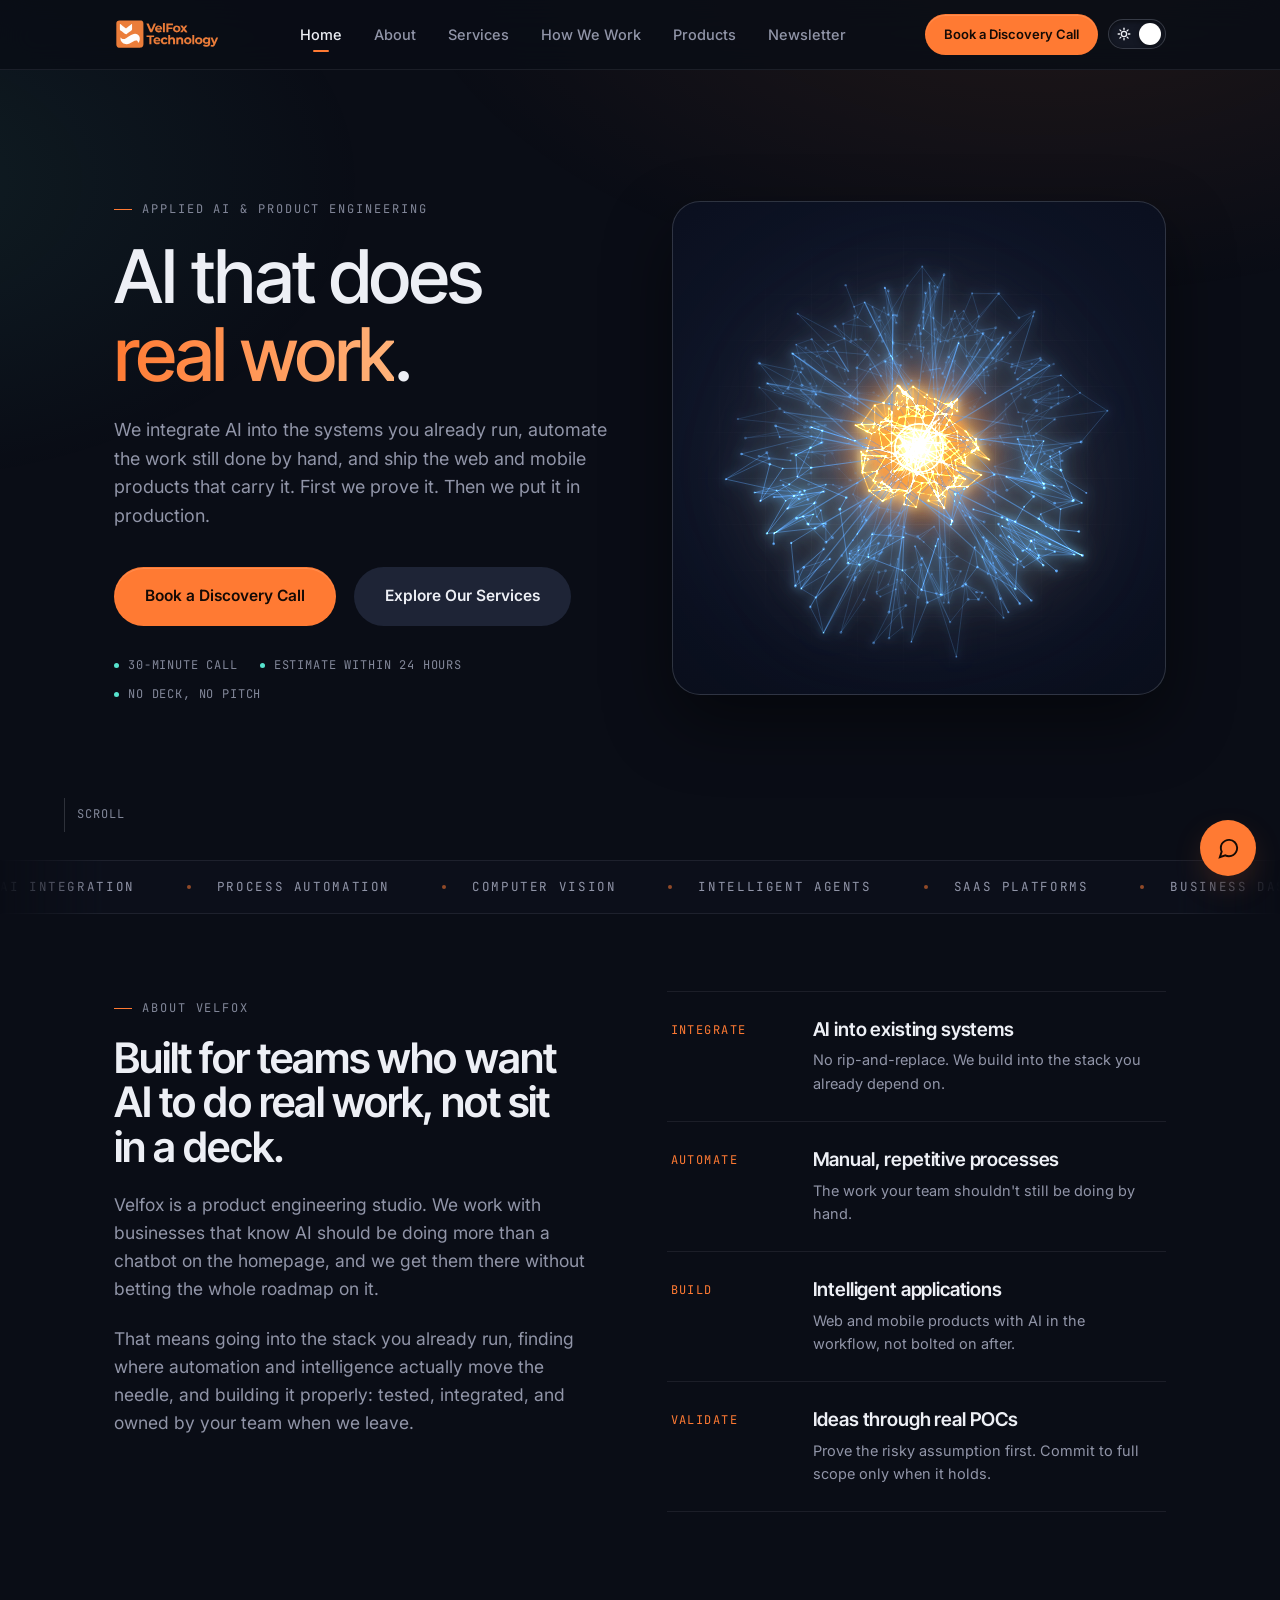
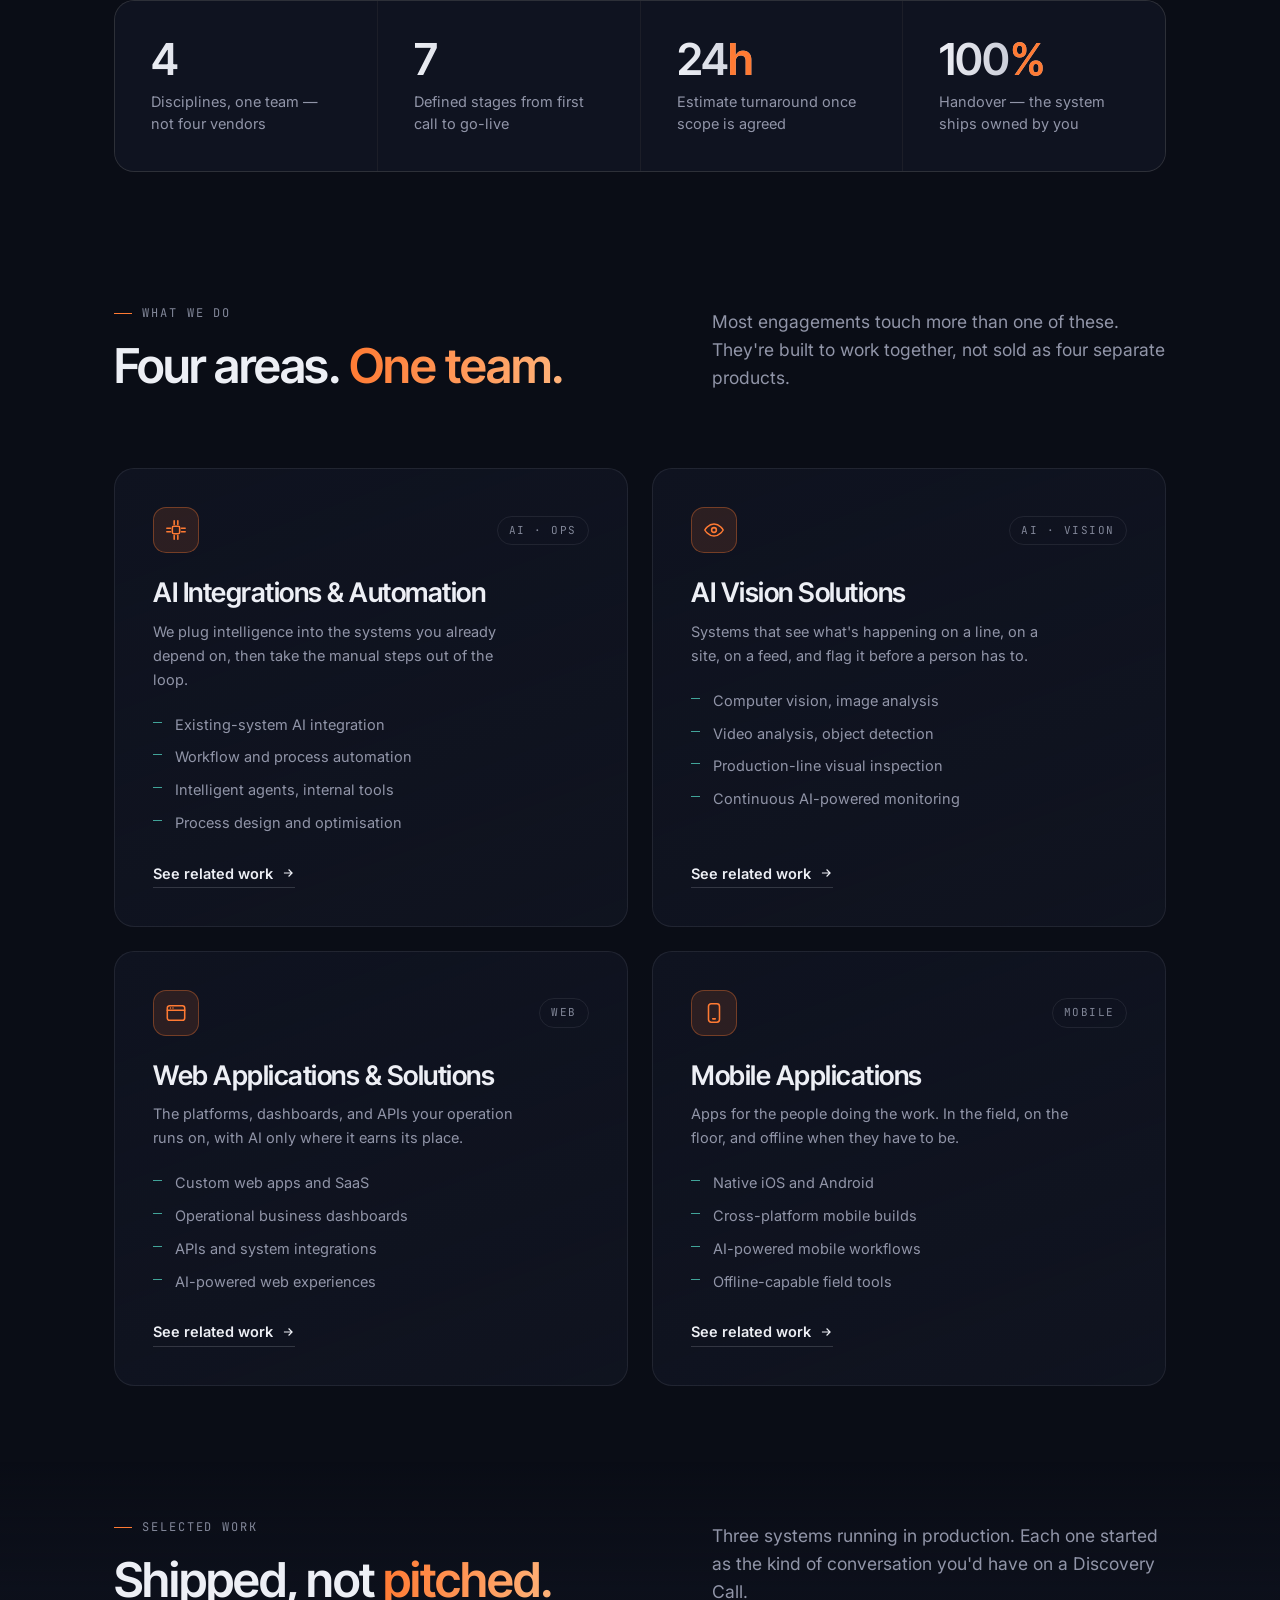
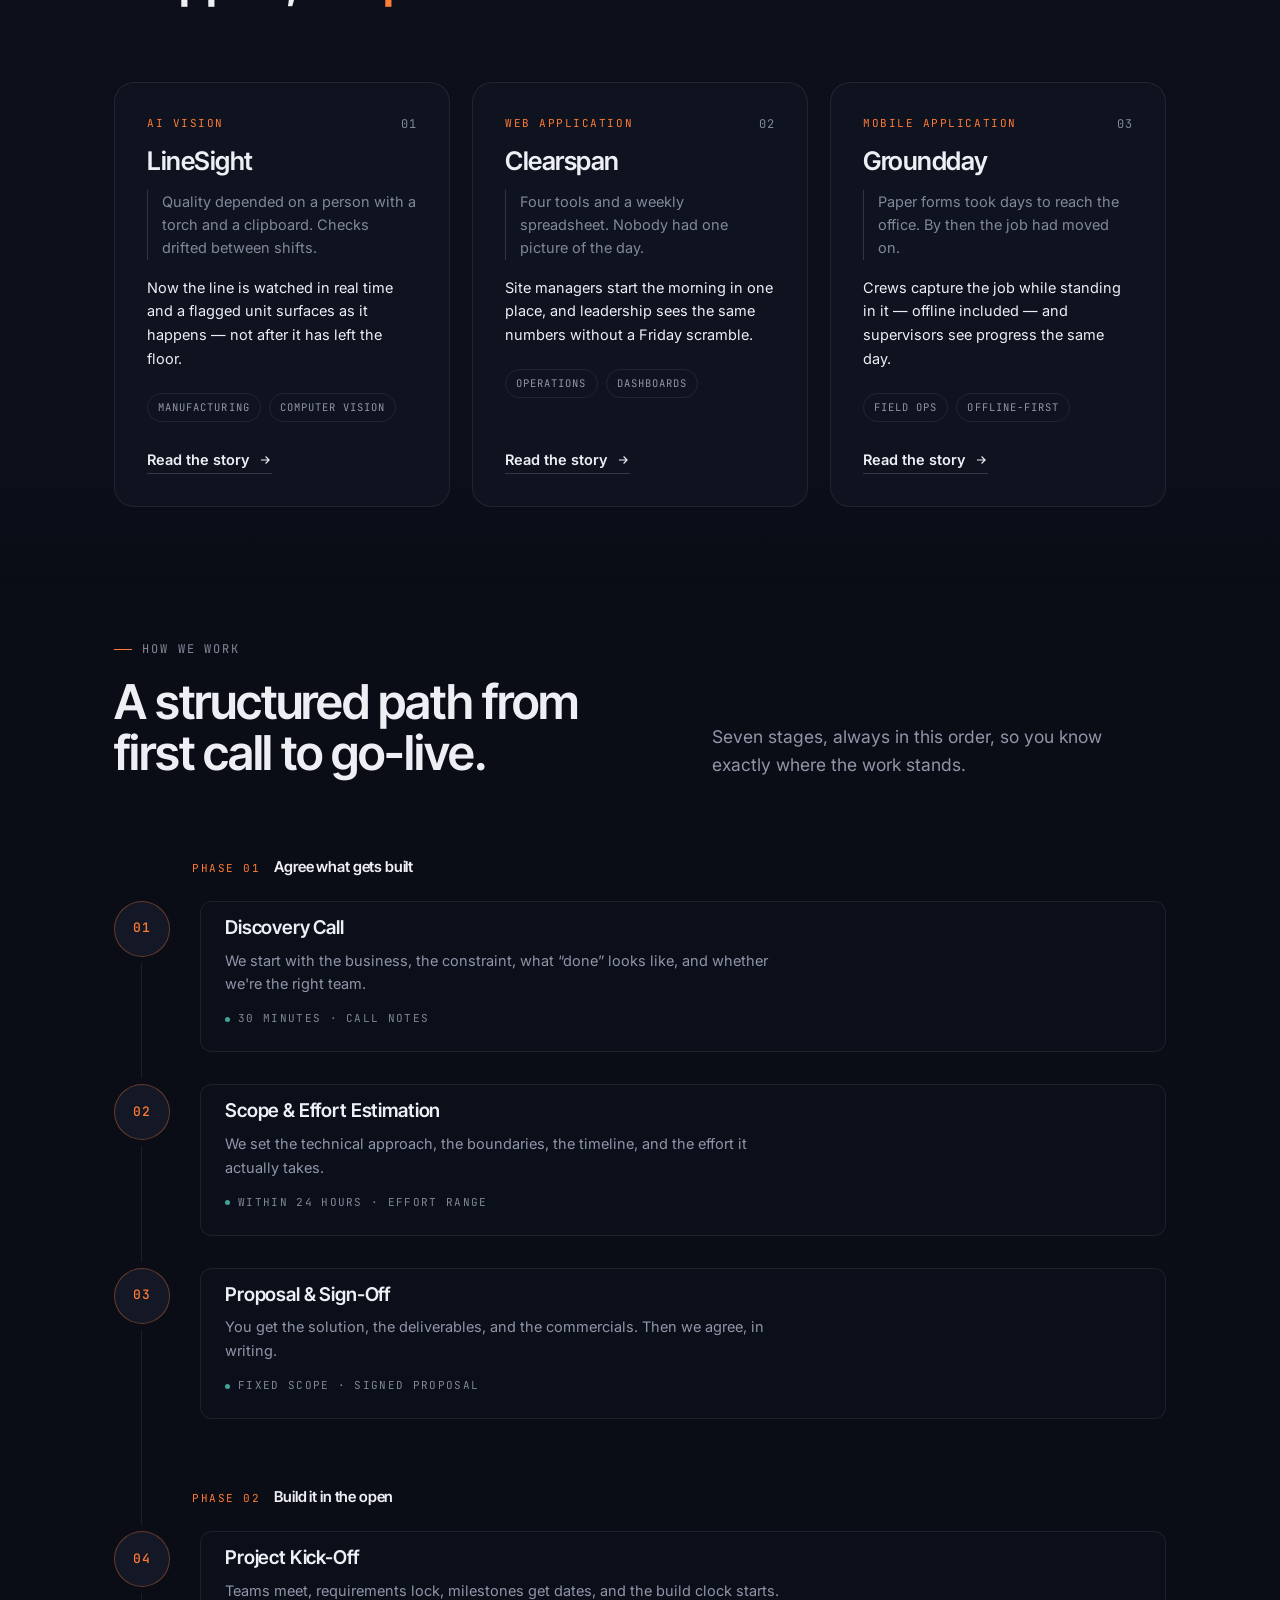
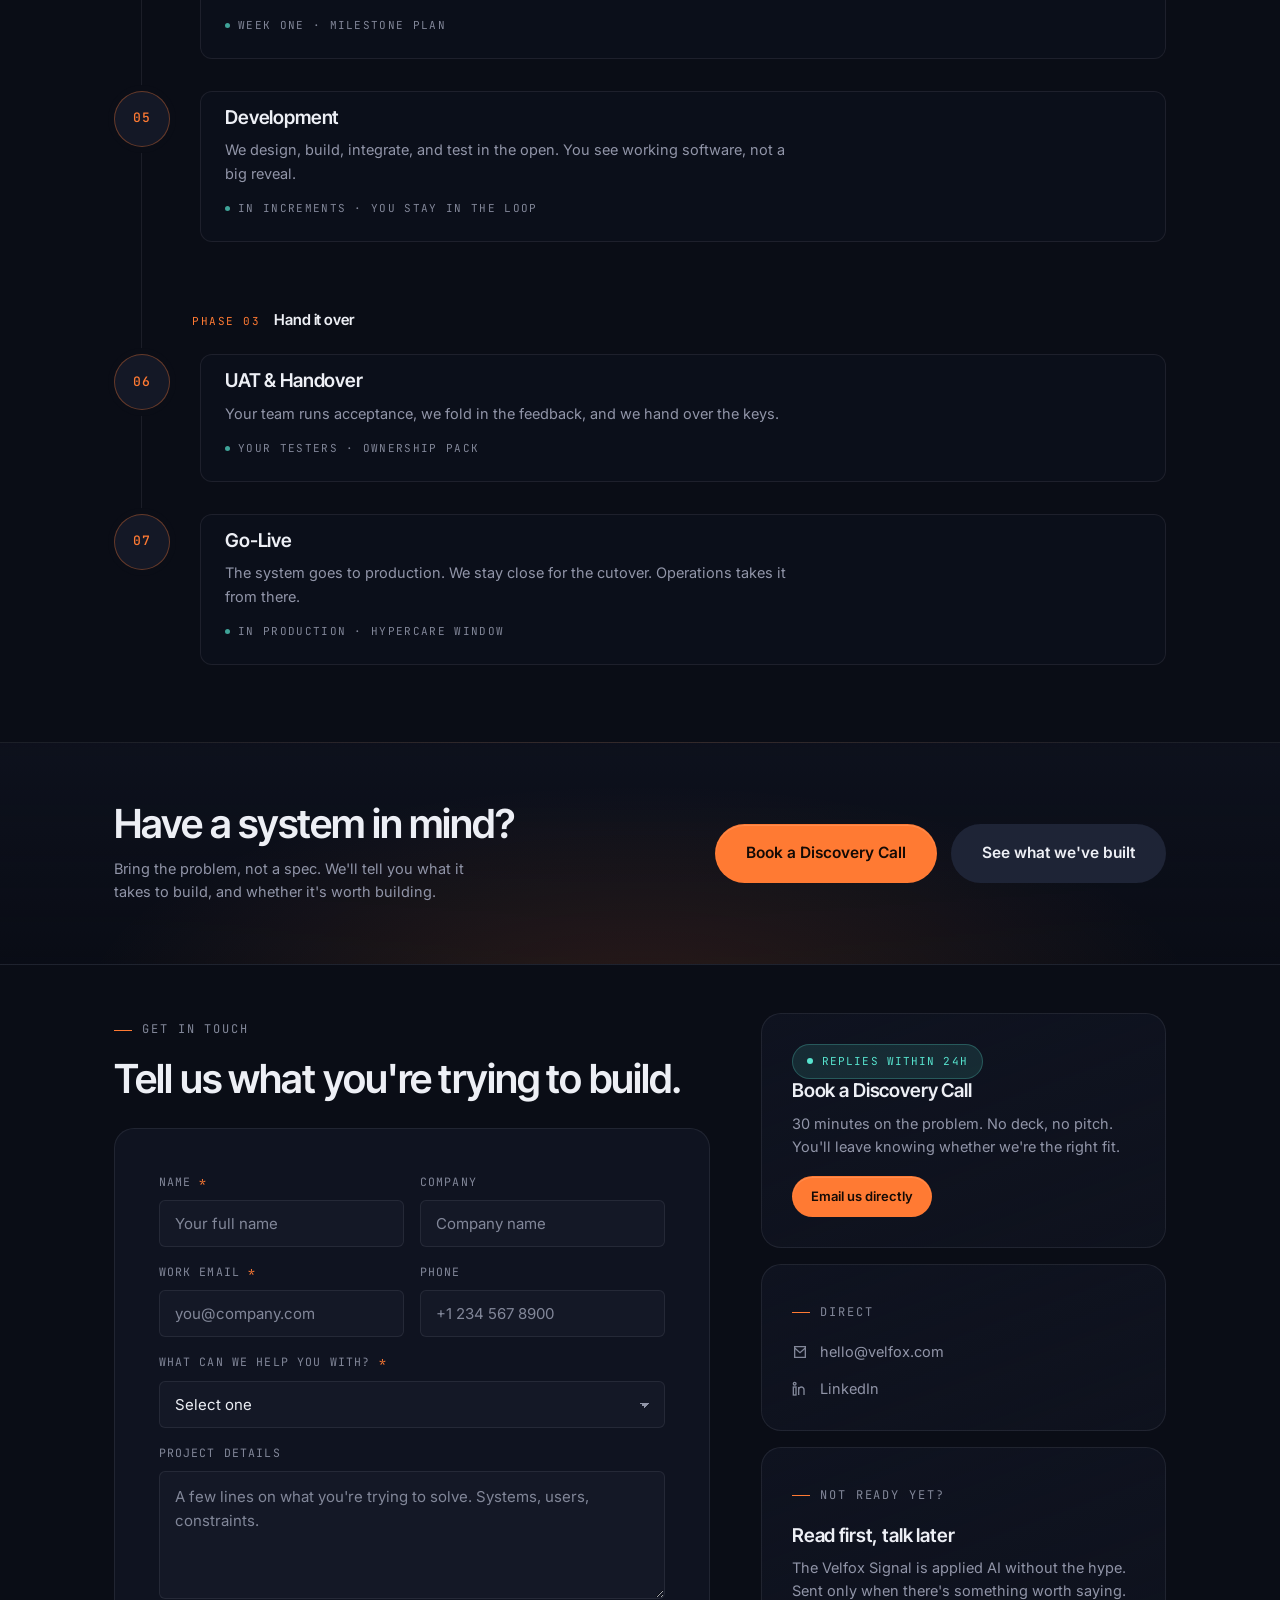
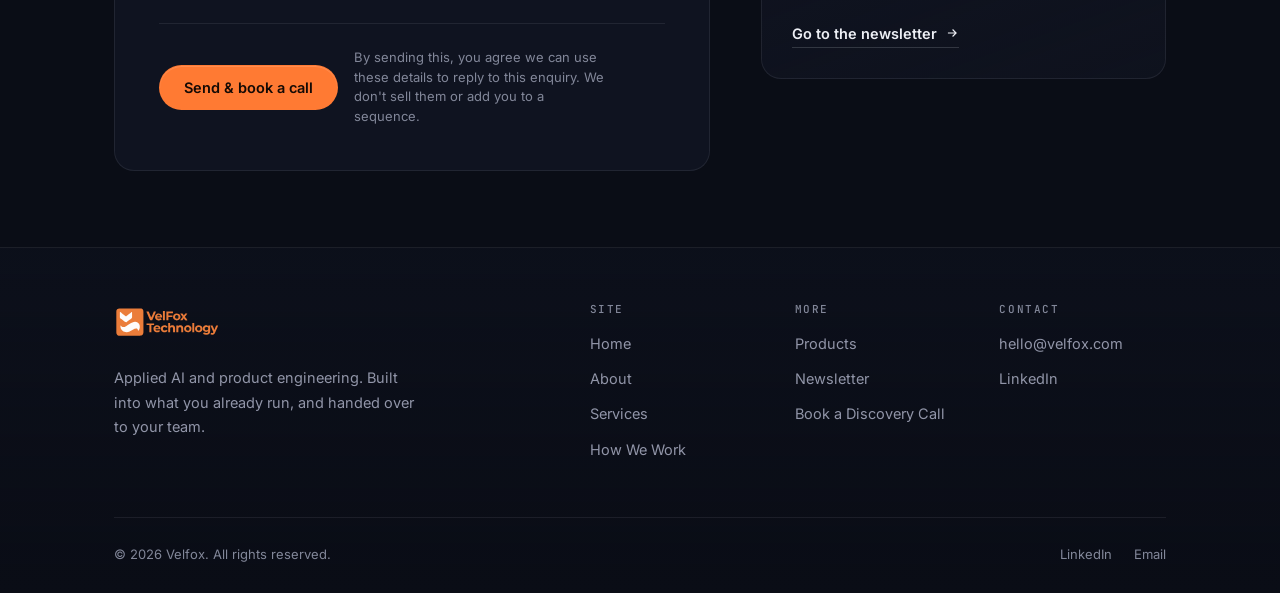
<file: index.html>
<!DOCTYPE html>
<html lang="en">

<head>
  <meta charset="UTF-8">
  <meta name="viewport" content="width=device-width, initial-scale=1.0">
  <title>Velfox | AI that does real work</title>
  <meta name="description"
    content="We integrate AI into the systems you already run, automate the work still done by hand, and ship the web and mobile products that carry it. From first proof to production.">
  <meta name="theme-color" content="#0A0D16">
  <link rel="canonical" href="https://velfox.com/">
  <link rel="icon" href="favicon.svg" type="image/svg+xml">

  <meta property="og:type" content="website">
  <meta property="og:site_name" content="Velfox">
  <meta property="og:title" content="Velfox | AI that does real work">
  <meta property="og:description"
    content="Applied AI and product engineering. Integrated into what you already run. Handed over to your team.">
  <meta name="twitter:card" content="summary_large_image">

  <link rel="preconnect" href="https://fonts.googleapis.com">
  <link rel="preconnect" href="https://fonts.gstatic.com" crossorigin>
  <link
    href="https://fonts.googleapis.com/css2?family=Inter:wght@400;500;600&family=Inter+Tight:wght@500;600;700&family=JetBrains+Mono:wght@400;500&display=swap"
    rel="stylesheet">

  <link rel="stylesheet" href="style.css">
  <script>
    (function () {
      const saved = localStorage.getItem('velfox-theme');
      const theme = saved === 'light' ? 'light' : 'dark';
      document.documentElement.setAttribute('data-theme', theme);
      const meta = document.querySelector('meta[name="theme-color"]');
      if (meta) meta.setAttribute('content', theme === 'light' ? '#F8FAFC' : '#0A0D16');
    })();
  </script>
  <noscript>
    <style>
      .reveal, .step { opacity: 1 !important; transform: none !important; }
    </style>
  </noscript>
</head>

<body>

  <!-- ============ NAVBAR ============ -->
  <header class="navbar">
    <div class="container">
      <a href="index.html" class="brand" aria-label="VelFox Home">
        <img src="Dark Theme.svg" alt="VelFox" class="brand-logo logo-dark" width="130" height="42">
        <img src="Light Theme.svg" alt="VelFox" class="brand-logo logo-light" width="130" height="42">
      </a>

      <nav class="nav-links" aria-label="Primary">
        <a href="index.html#top" class="active">Home</a>
        <a href="index.html#about">About</a>
        <a href="index.html#services">Services</a>
        <a href="index.html#how-we-work">How We Work</a>
        <a href="products.html">Products</a>
        <a href="newsletter.html">Newsletter</a>
        <div class="nav-menu-foot">
          <button class="theme-switch" data-theme-toggle aria-label="Toggle theme" title="Toggle dark/light mode">
          <span class="switch-track">
            <span class="switch-icon switch-icon-sun">
              <svg viewBox="0 0 24 24" fill="none" stroke="currentColor" stroke-width="2.2" stroke-linecap="round" stroke-linejoin="round">
                <circle cx="12" cy="12" r="4.5"></circle>
                <line x1="12" y1="2" x2="12" y2="4.5"></line>
                <line x1="12" y1="19.5" x2="12" y2="22"></line>
                <line x1="4.93" y1="4.93" x2="6.7" y2="6.7"></line>
                <line x1="17.3" y1="17.3" x2="19.07" y2="19.07"></line>
                <line x1="2" y1="12" x2="4.5" y2="12"></line>
                <line x1="19.5" y1="12" x2="22" y2="12"></line>
                <line x1="4.93" y1="19.07" x2="6.7" y2="17.3"></line>
                <line x1="17.3" y1="6.7" x2="19.07" y2="4.93"></line>
              </svg>
            </span>
            <span class="switch-icon switch-icon-moon">
              <svg viewBox="0 0 24 24" fill="currentColor">
                <path d="M12 3a9 9 0 1 0 9 9c0-.46-.04-.92-.1-1.36a5.389 5.389 0 0 1-4.4 2.26 5.403 5.403 0 0 1-3.14-9.8c-.44-.06-.9-.1-1.36-.1z"/>
                <path d="M18.5 2.5l.4 1 1 .4-1 .4-.4 1-.4-1-1-.4 1-.4z"/>
                <path d="M21 7.5l.3.7.7.3-.7.3-.3.7-.3-.7-.7-.3.7-.3z"/>
              </svg>
            </span>
            <span class="switch-thumb"></span>
          </span>
        </button>
          <a href="index.html#contact" class="btn btn-primary">Book a Discovery Call</a>
        </div>
      </nav>

      <div class="nav-cta">
        <a href="index.html#contact" class="btn btn-primary btn-sm nav-book">
          <span class="lbl-full">Book a Discovery Call</span>
          <span class="lbl-short">Book a call</span>
        </a>
        <button class="theme-switch" id="theme-toggle" aria-label="Toggle theme" title="Toggle dark/light mode">
          <span class="switch-track">
            <span class="switch-icon switch-icon-sun">
              <svg viewBox="0 0 24 24" fill="none" stroke="currentColor" stroke-width="2.2" stroke-linecap="round" stroke-linejoin="round">
                <circle cx="12" cy="12" r="4.5"></circle>
                <line x1="12" y1="2" x2="12" y2="4.5"></line>
                <line x1="12" y1="19.5" x2="12" y2="22"></line>
                <line x1="4.93" y1="4.93" x2="6.7" y2="6.7"></line>
                <line x1="17.3" y1="17.3" x2="19.07" y2="19.07"></line>
                <line x1="2" y1="12" x2="4.5" y2="12"></line>
                <line x1="19.5" y1="12" x2="22" y2="12"></line>
                <line x1="4.93" y1="19.07" x2="6.7" y2="17.3"></line>
                <line x1="17.3" y1="6.7" x2="19.07" y2="4.93"></line>
              </svg>
            </span>
            <span class="switch-icon switch-icon-moon">
              <svg viewBox="0 0 24 24" fill="currentColor">
                <path d="M12 3a9 9 0 1 0 9 9c0-.46-.04-.92-.1-1.36a5.389 5.389 0 0 1-4.4 2.26 5.403 5.403 0 0 1-3.14-9.8c-.44-.06-.9-.1-1.36-.1z"/>
                <path d="M18.5 2.5l.4 1 1 .4-1 .4-.4 1-.4-1-1-.4 1-.4z"/>
                <path d="M21 7.5l.3.7.7.3-.7.3-.3.7-.3-.7-.7-.3.7-.3z"/>
              </svg>
            </span>
            <span class="switch-thumb"></span>
          </span>
        </button>
        <button class="nav-toggle" aria-label="Open menu" aria-expanded="false"><span></span><span></span></button>
      </div>
    </div>
  </header>

  <main>

    <!-- ============ HERO ============ -->
    <section class="hero" id="top">
      <div class="container hero-grid">
        <div class="hero-copy">
          <span class="eyebrow">Applied AI &amp; Product Engineering</span>
          <h1>AI that does <em>real work</em>.</h1>
          <p>We integrate AI into the systems you already run, automate the work still done by hand, and ship the
            web and mobile products that carry it. First we prove it. Then we put it in production.</p>
          <div class="hero-actions">
            <a href="#contact" class="btn btn-primary btn-lg">Book a Discovery Call</a>
            <a href="#services" class="btn btn-secondary btn-lg">Explore Our Services</a>
          </div>

          <ul class="hero-proof">
            <li>30-minute call</li>
            <li>Estimate within 24 hours</li>
            <li>No deck, no pitch</li>
          </ul>
        </div>

        <div class="hero-mark-wrap">
          <!-- AI_CORE_HOLOGRAM_START -->
          <div class="hologram-stage" id="hologram-stage">
            <div id="orbBox">
              <canvas id="orb"></canvas>
            </div>
          </div>
          <!-- AI_CORE_HOLOGRAM_END -->
        </div>
      </div>

      <div class="hero-scroll"><span class="line"></span> Scroll</div>
    </section>

    <!-- ============ CAPABILITY STRIP ============ -->
    <section class="capstrip" aria-label="What we build">
      <div class="capstrip-viewport">
        <ul class="capstrip-track"><li>AI Integration</li><li>Process Automation</li><li>Computer Vision</li><li>Intelligent Agents</li><li>SaaS Platforms</li><li>Business Dashboards</li><li>API Engineering</li><li>iOS &amp; Android</li><li>Proof-of-Concept Builds</li></ul>
        <ul class="capstrip-track" aria-hidden="true"><li>AI Integration</li><li>Process Automation</li><li>Computer Vision</li><li>Intelligent Agents</li><li>SaaS Platforms</li><li>Business Dashboards</li><li>API Engineering</li><li>iOS &amp; Android</li><li>Proof-of-Concept Builds</li></ul>
      </div>
    </section>



    <!-- ============ ABOUT ============ -->
    <section class="section" id="about">
      <div class="container">
        <div class="about-grid">
          <div class="about-copy reveal">
            <span class="eyebrow">About Velfox</span>
            <h2>Built for teams who want AI to do real work, not sit in a deck.</h2>
            <p>Velfox is a product engineering studio. We work with businesses that know AI should be doing more
              than a chatbot on the homepage, and we get them there without betting the whole roadmap on it.</p>
            <p>That means going into the stack you already run, finding where automation and intelligence actually move
              the needle, and building it properly: tested, integrated, and owned by your team when we leave.</p>


          </div>

          <div class="value-list reveal reveal-delay-1">
            <div class="value-row">
              <span class="idx">Integrate</span>
              <div>
                <h4>AI into existing systems</h4>
                <p>No rip-and-replace. We build into the stack you already depend on.</p>
              </div>
            </div>
            <div class="value-row">
              <span class="idx">Automate</span>
              <div>
                <h4>Manual, repetitive processes</h4>
                <p>The work your team shouldn't still be doing by hand.</p>
              </div>
            </div>
            <div class="value-row">
              <span class="idx">Build</span>
              <div>
                <h4>Intelligent applications</h4>
                <p>Web and mobile products with AI in the workflow, not bolted on after.</p>
              </div>
            </div>
            <div class="value-row">
              <span class="idx">Validate</span>
              <div>
                <h4>Ideas through real POCs</h4>
                <p>Prove the risky assumption first. Commit to full scope only when it holds.</p>
              </div>
            </div>
          </div>
        </div>

        <div class="stats reveal">
          <div class="stat">
            <div class="stat-num" data-count="4">4</div>
            <div class="stat-label">Disciplines, one team &mdash; not four vendors</div>
          </div>
          <div class="stat">
            <div class="stat-num" data-count="7">7</div>
            <div class="stat-label">Defined stages from first call to go-live</div>
          </div>
          <div class="stat">
            <div class="stat-num" data-count="24" data-suffix="h">24h</div>
            <div class="stat-label">Estimate turnaround once scope is agreed</div>
          </div>
          <div class="stat">
            <div class="stat-num" data-count="100" data-suffix="%">100%</div>
            <div class="stat-label">Handover &mdash; the system ships owned by you</div>
          </div>
        </div>

      </div>
    </section>

    <!-- ============ SERVICES ============ -->
    <section class="section" id="services">
      <div class="container">
        <div class="head-split reveal">
          <div>
            <span class="eyebrow">What We Do</span>
            <h2>Four areas. <span class="grad">One team.</span></h2>
          </div>
          <p>Most engagements touch more than one of these. They're built to work together, not sold as four
            separate products.</p>
        </div>

        <div class="service-grid">

          <article class="service-card reveal">
            <div class="service-top">
              <span class="service-icon">
                <svg viewBox="0 0 24 24" fill="none" stroke="currentColor" stroke-width="1.7" stroke-linecap="round" stroke-linejoin="round">
                  <rect x="8" y="8" width="8" height="8" rx="1.5"/>
                  <path d="M10 2v4M14 2v4M10 18v4M14 18v4M2 10h4M2 14h4M18 10h4M18 14h4"/>
                </svg>
              </span>
              <span class="service-tag">AI · OPS</span>
            </div>
            <h3>AI Integrations &amp; Automation</h3>
            <p class="service-lead">We plug intelligence into the systems you already depend on, then take the manual
              steps out of the loop.</p>
            <div class="service-desc">
              <ul>
                <li>Existing-system AI integration</li>
                <li>Workflow and process automation</li>
                <li>Intelligent agents, internal tools</li>
                <li>Process design and optimisation</li>
              </ul>
            </div>
            <a href="products.html" class="link-arrow">See related work <svg viewBox="0 0 24 24" fill="none"
                stroke="currentColor" stroke-width="2">
                <path d="M5 12h14M13 6l6 6-6 6" />
              </svg></a>
          </article>

          <article class="service-card reveal reveal-delay-1">
            <div class="service-top">
              <span class="service-icon">
                <svg viewBox="0 0 24 24" fill="none" stroke="currentColor" stroke-width="1.7" stroke-linecap="round" stroke-linejoin="round">
                  <path d="M2 12s3.5-6.5 10-6.5S22 12 22 12s-3.5 6.5-10 6.5S2 12 2 12Z"/>
                  <circle cx="12" cy="12" r="2.6"/>
                </svg>
              </span>
              <span class="service-tag">AI · VISION</span>
            </div>
            <h3>AI Vision Solutions</h3>
            <p class="service-lead">Systems that see what's happening on a line, on a site, on a feed, and flag it
              before a person has to.</p>
            <div class="service-desc">
              <ul>
                <li>Computer vision, image analysis</li>
                <li>Video analysis, object detection</li>
                <li>Production-line visual inspection</li>
                <li>Continuous AI-powered monitoring</li>
              </ul>
            </div>
            <a href="products.html" class="link-arrow">See related work <svg viewBox="0 0 24 24" fill="none"
                stroke="currentColor" stroke-width="2">
                <path d="M5 12h14M13 6l6 6-6 6" />
              </svg></a>
          </article>

          <article class="service-card reveal">
            <div class="service-top">
              <span class="service-icon">
                <svg viewBox="0 0 24 24" fill="none" stroke="currentColor" stroke-width="1.7" stroke-linecap="round" stroke-linejoin="round">
                  <rect x="2.5" y="4" width="19" height="16" rx="2.5"/>
                  <path d="M2.5 9h19"/>
                  <path d="M6 6.5h.01M8.7 6.5h.01"/>
                </svg>
              </span>
              <span class="service-tag">WEB</span>
            </div>
            <h3>Web Applications &amp; Solutions</h3>
            <p class="service-lead">The platforms, dashboards, and APIs your operation runs on, with AI only
              where it earns its place.</p>
            <div class="service-desc">
              <ul>
                <li>Custom web apps and SaaS</li>
                <li>Operational business dashboards</li>
                <li>APIs and system integrations</li>
                <li>AI-powered web experiences</li>
              </ul>
            </div>
            <a href="products.html" class="link-arrow">See related work <svg viewBox="0 0 24 24" fill="none"
                stroke="currentColor" stroke-width="2">
                <path d="M5 12h14M13 6l6 6-6 6" />
              </svg></a>
          </article>

          <article class="service-card reveal reveal-delay-1">
            <div class="service-top">
              <span class="service-icon">
                <svg viewBox="0 0 24 24" fill="none" stroke="currentColor" stroke-width="1.7" stroke-linecap="round" stroke-linejoin="round">
                  <rect x="6" y="2" width="12" height="20" rx="2.8"/>
                  <path d="M10.6 18.4h2.8"/>
                </svg>
              </span>
              <span class="service-tag">MOBILE</span>
            </div>
            <h3>Mobile Applications</h3>
            <p class="service-lead">Apps for the people doing the work. In the field, on the floor, and offline
              when they have to be.</p>
            <div class="service-desc">
              <ul>
                <li>Native iOS and Android</li>
                <li>Cross-platform mobile builds</li>
                <li>AI-powered mobile workflows</li>
                <li>Offline-capable field tools</li>
              </ul>
            </div>
            <a href="products.html" class="link-arrow">See related work <svg viewBox="0 0 24 24" fill="none"
                stroke="currentColor" stroke-width="2">
                <path d="M5 12h14M13 6l6 6-6 6" />
              </svg></a>
          </article>

        </div>
      </div>
    </section>


    <!-- ============ SELECTED WORK ============ -->
    <section class="section section-alt" id="work">
      <div class="container">
        <div class="head-split reveal">
          <div>
            <span class="eyebrow">Selected Work</span>
            <h2>Shipped, not <span class="grad">pitched.</span></h2>
          </div>
          <p>Three systems running in production. Each one started as the kind of conversation you'd have on a
            Discovery Call.</p>
        </div>

        <div class="work-row">

          <a class="work-card reveal" href="products.html#linesight">
            <span class="work-idx">01</span>
            <span class="work-kind">AI Vision</span>
            <h3>LineSight</h3>
            <p class="work-problem">Quality depended on a person with a torch and a clipboard. Checks drifted between
              shifts.</p>
            <p class="work-result">Now the line is watched in real time and a flagged unit surfaces as it happens
              &mdash; not after it has left the floor.</p>
            <span class="work-tags"><span>Manufacturing</span><span>Computer Vision</span></span>
            <span class="link-arrow">Read the story <svg viewBox="0 0 24 24" fill="none" stroke="currentColor"
                stroke-width="2">
                <path d="M5 12h14M13 6l6 6-6 6" />
              </svg></span>
          </a>

          <a class="work-card reveal reveal-delay-1" href="products.html#clearspan">
            <span class="work-idx">02</span>
            <span class="work-kind">Web Application</span>
            <h3>Clearspan</h3>
            <p class="work-problem">Four tools and a weekly spreadsheet. Nobody had one picture of the day.</p>
            <p class="work-result">Site managers start the morning in one place, and leadership sees the same numbers
              without a Friday scramble.</p>
            <span class="work-tags"><span>Operations</span><span>Dashboards</span></span>
            <span class="link-arrow">Read the story <svg viewBox="0 0 24 24" fill="none" stroke="currentColor"
                stroke-width="2">
                <path d="M5 12h14M13 6l6 6-6 6" />
              </svg></span>
          </a>

          <a class="work-card reveal reveal-delay-2" href="products.html#groundday">
            <span class="work-idx">03</span>
            <span class="work-kind">Mobile Application</span>
            <h3>Groundday</h3>
            <p class="work-problem">Paper forms took days to reach the office. By then the job had moved on.</p>
            <p class="work-result">Crews capture the job while standing in it &mdash; offline included &mdash; and
              supervisors see progress the same day.</p>
            <span class="work-tags"><span>Field ops</span><span>Offline-first</span></span>
            <span class="link-arrow">Read the story <svg viewBox="0 0 24 24" fill="none" stroke="currentColor"
                stroke-width="2">
                <path d="M5 12h14M13 6l6 6-6 6" />
              </svg></span>
          </a>

        </div>
      </div>
    </section>

    <!-- ============ HOW WE WORK ============ -->
    <section class="section" id="how-we-work">
      <div class="container">
        <div class="head-split reveal">
          <div>
            <span class="eyebrow">How We Work</span>
            <h2>A structured path from first call to go-live.</h2>
          </div>
          <p>Seven stages, always in this order, so you know exactly where the work stands.</p>
        </div>

        <div class="timeline">
          <div class="timeline-progress"></div>

          <p class="phase-label"><span>Phase 01</span> Agree what gets built</p>

          <div class="step">
            <div class="step-num">01</div>
            <div class="step-body">
              <h4>Discovery Call</h4>
              <p>We start with the business, the constraint, what “done” looks like, and whether we're the right
                team.</p>
              <span class="step-meta">30 minutes · call notes</span>
            </div>
          </div>

          <div class="step">
            <div class="step-num">02</div>
            <div class="step-body">
              <h4>Scope &amp; Effort Estimation</h4>
              <p>We set the technical approach, the boundaries, the timeline, and the effort it actually takes.</p>
              <span class="step-meta">Within 24 hours · effort range</span>
            </div>
          </div>

          <div class="step">
            <div class="step-num">03</div>
            <div class="step-body">
              <h4>Proposal &amp; Sign-Off</h4>
              <p>You get the solution, the deliverables, and the commercials. Then we agree, in writing.</p>
              <span class="step-meta">Fixed scope · signed proposal</span>
            </div>
          </div>

          <p class="phase-label"><span>Phase 02</span> Build it in the open</p>

          <div class="step">
            <div class="step-num">04</div>
            <div class="step-body">
              <h4>Project Kick-Off</h4>
              <p>Teams meet, requirements lock, milestones get dates, and the build clock starts.</p>
              <span class="step-meta">Week one · milestone plan</span>
            </div>
          </div>

          <div class="step">
            <div class="step-num">05</div>
            <div class="step-body">
              <h4>Development</h4>
              <p>We design, build, integrate, and test in the open. You see working software, not a big reveal.</p>
              <span class="step-meta">In increments · you stay in the loop</span>
            </div>
          </div>

          <p class="phase-label"><span>Phase 03</span> Hand it over</p>

          <div class="step">
            <div class="step-num">06</div>
            <div class="step-body">
              <h4>UAT &amp; Handover</h4>
              <p>Your team runs acceptance, we fold in the feedback, and we hand over the keys.</p>
              <span class="step-meta">Your testers · ownership pack</span>
            </div>
          </div>

          <div class="step">
            <div class="step-num">07</div>
            <div class="step-body">
              <h4>Go-Live</h4>
              <p>The system goes to production. We stay close for the cutover. Operations takes it from there.</p>
              <span class="step-meta">In production · hypercare window</span>
            </div>
          </div>
        </div>
      </div>
    </section>

    <!-- ============ CTA BAND ============ -->
    <section class="cta-band reveal">
      <div class="container">
        <div>
          <h2>Have a system in mind?</h2>
          <p>Bring the problem, not a spec. We'll tell you what it takes to build, and whether it's worth building.</p>
        </div>
        <div class="actions">
          <a href="index.html#contact" class="btn btn-primary btn-lg">Book a Discovery Call</a>
          <a href="products.html" class="btn btn-secondary btn-lg">See what we've built</a>
        </div>
      </div>
    </section>

    <!-- ============ CONTACT ============ -->
    <section class="section" id="contact">
      <div class="container">
        <div class="contact-grid">

          <div class="reveal">
            <span class="eyebrow">Get In Touch</span>
            <h2 class="contact-title">Tell us what you're
              trying to build.</h2>

            <p class="form-status" id="contact-status" role="status" hidden>Got it. We'll reply within 24 hours,
              usually with a time to talk.</p>

            <form id="contact-form" class="form-card" novalidate>
              <div class="field-row">
                <div class="field">
                  <label for="f-name">Name <span class="req" aria-hidden="true">*</span></label>
                  <input id="f-name" name="name" type="text" required autocomplete="name" placeholder="Your full name">
                </div>
                <div class="field">
                  <label for="f-company">Company</label>
                  <input id="f-company" name="company" type="text" autocomplete="organization" placeholder="Company name">
                </div>
              </div>

              <div class="field-row">
                <div class="field">
                  <label for="f-email">Work email <span class="req" aria-hidden="true">*</span></label>
                  <input id="f-email" name="email" type="email" required autocomplete="email" placeholder="you@company.com">
                </div>
                <div class="field">
                  <label for="f-phone">Phone</label>
                  <input id="f-phone" name="phone" type="tel" autocomplete="tel" placeholder="+1 234 567 8900">
                </div>
              </div>

              <div class="field">
                <label for="f-help">What can we help you with? <span class="req" aria-hidden="true">*</span></label>
                <select id="f-help" name="topic" required>
                  <option value="" disabled selected>Select one</option>
                  <option>AI Integrations &amp; Automation</option>
                  <option>AI Vision Solutions</option>
                  <option>Web Applications</option>
                  <option>Mobile Applications</option>
                  <option>Not sure yet</option>
                </select>
              </div>

              <div class="field">
                <label for="f-details">Project details</label>
                <textarea id="f-details" name="details"
                  placeholder="A few lines on what you're trying to solve. Systems, users, constraints."></textarea>
              </div>

              <div class="form-foot">
                <button type="submit" class="btn btn-primary">Send &amp; book a call</button>
                <p class="form-note">By sending this, you agree we can use these details to reply to this enquiry. We
                  don't sell them or add you to a sequence.</p>
              </div>
            </form>
          </div>

          <div class="contact-side reveal reveal-delay-1">
            <div class="contact-card">
              <span class="response-badge"><span class="pulse-dot"></span> Replies within 24h</span>
              <h4>Book a Discovery Call</h4>
              <p>30 minutes on the problem. No deck, no pitch. You'll leave knowing whether we're the right
                fit.</p>
              <a href="mailto:hello@velfox.com?subject=Discovery%20Call" class="btn btn-primary btn-sm">Email us
                directly</a>
            </div>

            <div class="contact-card">
              <span class="eyebrow">Direct</span>
              <div class="contact-methods">
                <a href="mailto:hello@velfox.com">
                  <svg width="16" height="16" viewBox="0 0 24 24" fill="none" stroke="currentColor" stroke-width="2">
                    <path d="M4 4h16v16H4z" />
                    <path d="m4 6 8 7 8-7" />
                  </svg>
                  hello@velfox.com
                </a>
                <a href="https://linkedin.com" target="_blank" rel="noopener">
                  <svg width="16" height="16" viewBox="0 0 24 24" fill="none" stroke="currentColor" stroke-width="2">
                    <rect x="2" y="9" width="4" height="12" />
                    <circle cx="4" cy="4" r="2" />
                    <path d="M10 9v12M10 13c0-2 2-4 4-4s4 2 4 4v8" />
                  </svg>
                  LinkedIn
                </a>
              </div>
            </div>

            <div class="contact-card">
              <span class="eyebrow">Not ready yet?</span>
              <h4>Read first, talk later</h4>
              <p>The Velfox Signal is applied AI without the hype. Sent only when there's something worth
                saying.</p>
              <a href="newsletter.html" class="link-arrow">Go to the newsletter <svg viewBox="0 0 24 24" fill="none"
                  stroke="currentColor" stroke-width="2">
                  <path d="M5 12h14M13 6l6 6-6 6" />
                </svg></a>
            </div>
          </div>

        </div>
      </div>
    </section>

  </main>

  <!-- ============ FOOTER ============ -->
  <footer class="footer">
    <div class="container">
      <div class="footer-top">
        <div>
          <a href="index.html" class="brand" aria-label="VelFox Home">
            <img src="Dark Theme.svg" alt="VelFox" class="brand-logo logo-dark" width="130" height="42">
            <img src="Light Theme.svg" alt="VelFox" class="brand-logo logo-light" width="130" height="42">
          </a>
          <p class="footer-brand-copy">Applied AI and product engineering. Built into what you already run,
            and handed over to your team.</p>
        </div>

        <div class="footer-cols">
          <div class="footer-col">
            <h5>Site</h5>
            <a href="index.html#top">Home</a>
            <a href="index.html#about">About</a>
            <a href="index.html#services">Services</a>
            <a href="index.html#how-we-work">How We Work</a>
          </div>
          <div class="footer-col">
            <h5>More</h5>
            <a href="products.html">Products</a>
            <a href="newsletter.html">Newsletter</a>
            <a href="index.html#contact">Book a Discovery Call</a>
          </div>
          <div class="footer-col">
            <h5>Contact</h5>
            <a href="mailto:hello@velfox.com">hello@velfox.com</a>
            <a href="https://linkedin.com" target="_blank" rel="noopener">LinkedIn</a>
          </div>
        </div>
      </div>

      <div class="footer-bottom">
        <span>© 2026 Velfox. All rights reserved.</span>
        <div class="footer-socials">
          <a href="https://linkedin.com" target="_blank" rel="noopener">LinkedIn</a>
          <a href="mailto:hello@velfox.com">Email</a>
        </div>
      </div>
    </div>
  </footer>

  <!-- ============ BACK TO TOP ============ -->
  <button class="to-top" aria-label="Back to top">
    <svg viewBox="0 0 24 24" fill="none" stroke="currentColor" stroke-width="2" stroke-linecap="round" stroke-linejoin="round">
      <path d="M12 19V5M5 12l7-7 7 7" />
    </svg>
  </button>

  <!-- ============ CHATBOT ============ -->
  <button class="chatbot-launcher" aria-label="Open Velfox assistant" aria-expanded="false">
    <svg class="chat-ic" viewBox="0 0 24 24" fill="none" stroke="currentColor" stroke-width="2">
      <path
        d="M21 11.5a8.38 8.38 0 0 1-.9 3.8 8.5 8.5 0 0 1-7.6 4.7 8.38 8.38 0 0 1-3.8-.9L3 21l1.9-5.7a8.38 8.38 0 0 1-.9-3.8 8.5 8.5 0 0 1 4.7-7.6 8.38 8.38 0 0 1 3.8-.9h.5a8.48 8.48 0 0 1 8 8v.5z" />
    </svg>
    <svg class="close-ic" viewBox="0 0 24 24" fill="none" stroke="currentColor" stroke-width="2">
      <path d="M18 6 6 18M6 6l12 12" />
    </svg>
  </button>

  <div class="chatbot-panel" role="dialog" aria-label="Velfox assistant">
    <div class="chat-head">
      <span class="dot"></span>
      <div class="chat-head-text"><strong>Velfox Assistant</strong><span>Replies instantly</span></div>
    </div>
    <div class="chat-body"></div>
    <div class="chat-quick"></div>
    <form class="chat-input">
      <input type="text" placeholder="Ask about our services…" autocomplete="off">
      <button type="submit" aria-label="Send">
        <svg viewBox="0 0 24 24" fill="none" stroke="currentColor" stroke-width="2">
          <path d="m22 2-7 20-4-9-9-4Z" />
        </svg>
      </button>
    </form>
  </div>

  <script src="orb.js" defer></script>
  <script src="main.js" defer></script>
</body>

</html>
</file>
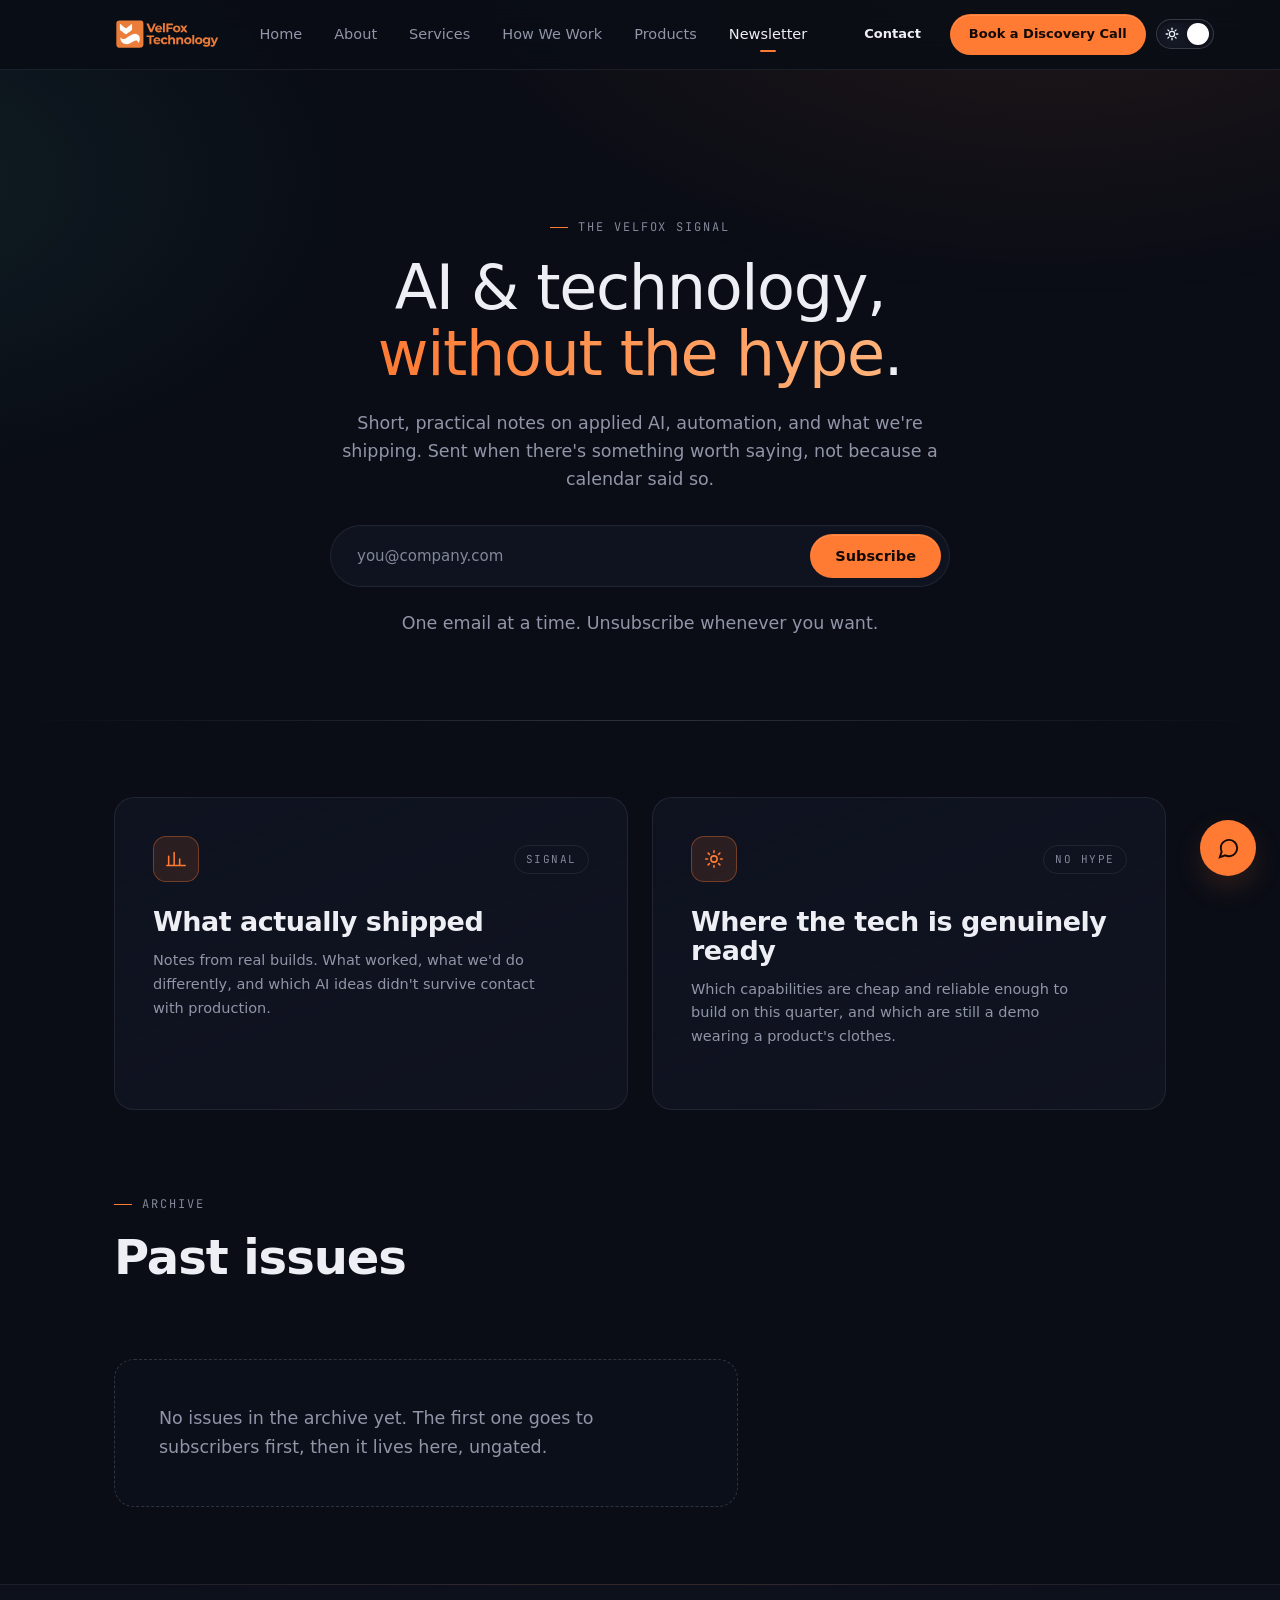
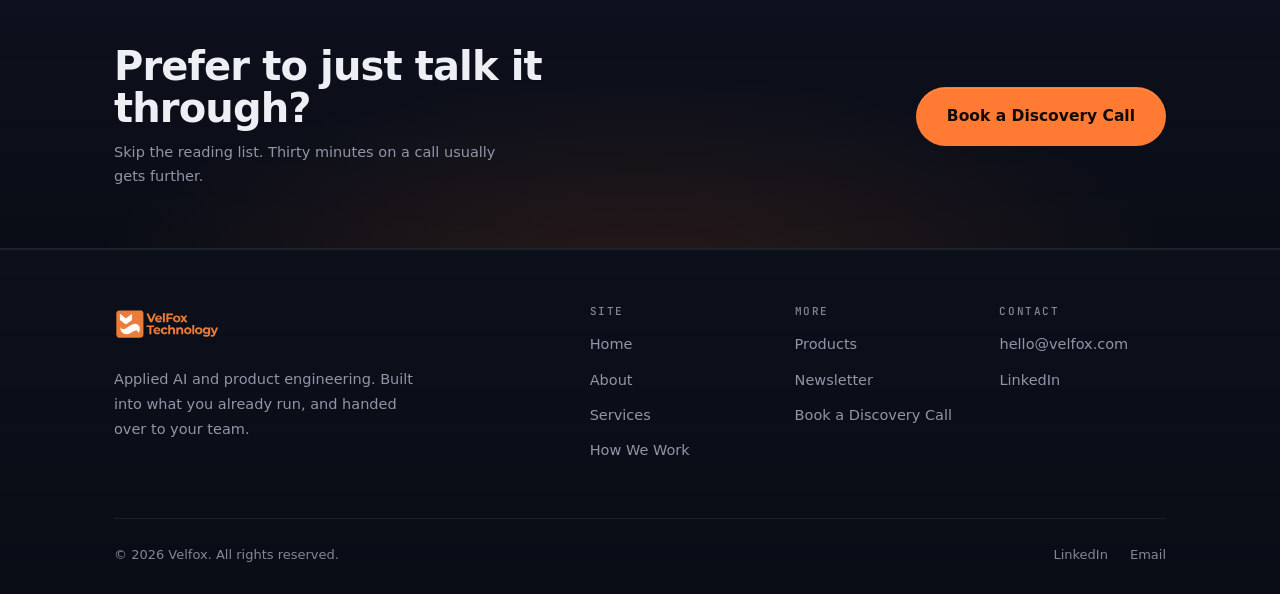
<file: _dk_newsletter.html>
<!DOCTYPE html>
<html lang="en">

<head>
  <meta charset="UTF-8">
  <meta name="viewport" content="width=device-width, initial-scale=1.0">
  <title>The Velfox Signal | applied AI, without the hype</title>
  <meta name="description"
    content="Short, practical notes on applied AI, automation, and what we're shipping. Sent when there's something worth saying, not because a calendar said so.">
  <meta name="theme-color" content="#0A0D16">
  <link rel="canonical" href="https://velfox.com/newsletter.html">
  <link rel="icon" href="favicon.svg" type="image/svg+xml">

  <meta property="og:type" content="website">
  <meta property="og:site_name" content="Velfox">
  <meta property="og:title" content="The Velfox Signal">
  <meta property="og:description" content="Applied AI and automation, without the hype.">
  <meta name="twitter:card" content="summary_large_image">

  <link rel="preconnect" href="https://fonts.googleapis.com">
  <link rel="preconnect" href="https://fonts.gstatic.com" crossorigin>
  <link
    href="https://fonts.googleapis.com/css2?family=Montserrat:ital,wght@0,100..900;1,100..900&family=JetBrains+Mono:wght@400;500&display=swap"
    rel="stylesheet">

  <style>
    .reveal,
    .step,
    [class*="reveal"] {
      opacity: 1 !important;
      transform: none !important;
      visibility: visible !important
    }
  </style>
  <link rel="stylesheet" href="style.css">
  <script>
    (function () {
      const saved = localStorage.getItem('velfox-theme');
      const theme = saved === 'light' ? 'light' : 'dark';
      document.documentElement.setAttribute('data-theme', theme);
      const meta = document.querySelector('meta[name="theme-color"]');
      if (meta) meta.setAttribute('content', theme === 'light' ? '#F8FAFC' : '#0A0D16');
    })();
  </script>
  <noscript>
    <style>
      .reveal,
      .step {
        opacity: 1 !important;
        transform: none !important;
      }
    </style>
  </noscript>
</head>

<body>

  <!-- ============ NAVBAR ============ -->
  <header class="navbar">
    <div class="container">
      <a href="index.html" class="brand" aria-label="VelFox Home">
        <img src="Dark Theme.svg" alt="VelFox" class="brand-logo logo-dark" width="130" height="42">
        <img src="Light Theme.svg" alt="VelFox" class="brand-logo logo-light" width="130" height="42">
      </a>

      <nav class="nav-links" aria-label="Primary">
        <a href="index.html#top">Home</a>
        <a href="index.html#about">About</a>
        <a href="index.html#services">Services</a>
        <a href="index.html#how-we-work">How We Work</a>
        <a href="products.html">Products</a>
        <a href="newsletter.html" class="active">Newsletter</a>
      </nav>

      <div class="nav-cta">
        <a href="index.html#contact" class="btn btn-ghost btn-sm">Contact</a>
        <a href="index.html#contact" class="btn btn-primary btn-sm">Book a Discovery Call</a>
        <button class="theme-switch" id="theme-toggle" aria-label="Toggle theme" title="Toggle dark/light mode">
          <span class="switch-track">
            <span class="switch-icon switch-icon-sun">
              <svg viewBox="0 0 24 24" fill="none" stroke="currentColor" stroke-width="2.2" stroke-linecap="round"
                stroke-linejoin="round">
                <circle cx="12" cy="12" r="4.5"></circle>
                <line x1="12" y1="2" x2="12" y2="4.5"></line>
                <line x1="12" y1="19.5" x2="12" y2="22"></line>
                <line x1="4.93" y1="4.93" x2="6.7" y2="6.7"></line>
                <line x1="17.3" y1="17.3" x2="19.07" y2="19.07"></line>
                <line x1="2" y1="12" x2="4.5" y2="12"></line>
                <line x1="19.5" y1="12" x2="22" y2="12"></line>
                <line x1="4.93" y1="19.07" x2="6.7" y2="17.3"></line>
                <line x1="17.3" y1="6.7" x2="19.07" y2="4.93"></line>
              </svg>
            </span>
            <span class="switch-icon switch-icon-moon">
              <svg viewBox="0 0 24 24" fill="currentColor">
                <path
                  d="M12 3a9 9 0 1 0 9 9c0-.46-.04-.92-.1-1.36a5.389 5.389 0 0 1-4.4 2.26 5.403 5.403 0 0 1-3.14-9.8c-.44-.06-.9-.1-1.36-.1z" />
                <path d="M18.5 2.5l.4 1 1 .4-1 .4-.4 1-.4-1-1-.4 1-.4z" />
                <path d="M21 7.5l.3.7.7.3-.7.3-.3.7-.3-.7-.7-.3.7-.3z" />
              </svg>
            </span>
            <span class="switch-thumb"></span>
          </span>
        </button>
        <button class="nav-toggle" aria-label="Open menu"><span></span><span></span></button>
      </div>
    </div>
  </header>

  <main>

    <!-- ============ PAGE HERO ============ -->
    <section class="page-hero page-hero-centered">
      <div class="container">
        <div class="newsletter-hero reveal">
          <span class="eyebrow">The Velfox Signal</span>
          <h1>AI &amp; technology, <span class="grad">without the hype</span>.</h1>
          <p>Short, practical notes on applied AI, automation, and what we're shipping. Sent when there's
            something worth saying, not because a calendar said so.</p>

          <form id="newsletter-form" class="newsletter-form">
            <input type="email" required placeholder="you@company.com" aria-label="Email address">
            <button type="submit" class="btn btn-primary">Subscribe</button>
          </form>
          <p class="form-status" id="newsletter-status" role="status" hidden>You're in. The next issue goes to
            this inbox, nothing else will.</p>
          <p class="newsletter-note">One email at a time. Unsubscribe whenever you want.</p>
        </div>
      </div>
    </section>

    <!-- ============ WHAT YOU GET ============ -->
    <section class="section">
      <div class="container">
        <div class="service-grid">
          <article class="service-card reveal">
            <div class="service-top">
              <span class="service-icon">
                <svg viewBox="0 0 24 24" fill="none" stroke="currentColor" stroke-width="1.7" stroke-linecap="round"
                  stroke-linejoin="round">
                  <path d="M4 19V9M10 19V5M16 19v-7M22 19H2" />
                </svg>
              </span>
              <span class="service-tag">SIGNAL</span>
            </div>
            <h3>What actually shipped</h3>
            <p class="service-lead">Notes from real builds. What worked, what we'd do differently, and which AI
              ideas didn't survive contact with production.</p>
          </article>

          <article class="service-card reveal reveal-delay-1">
            <div class="service-top">
              <span class="service-icon">
                <svg viewBox="0 0 24 24" fill="none" stroke="currentColor" stroke-width="1.7" stroke-linecap="round"
                  stroke-linejoin="round">
                  <path d="M12 3v2M12 19v2M3 12h2M19 12h2M5.6 5.6l1.4 1.4M17 17l1.4 1.4M18.4 5.6 17 7M7 17l-1.4 1.4" />
                  <circle cx="12" cy="12" r="3.4" />
                </svg>
              </span>
              <span class="service-tag">NO HYPE</span>
            </div>
            <h3>Where the tech is genuinely ready</h3>
            <p class="service-lead">Which capabilities are cheap and reliable enough to build on this quarter,
              and which are still a demo wearing a product's clothes.</p>
          </article>
        </div>
      </div>
    </section>

    <!-- ============ ARCHIVE ============ -->
    <section class="section" style="padding-top: 0;">
      <div class="container">
        <div class="head-split reveal">
          <div>
            <span class="eyebrow">Archive</span>
            <h2>Past issues</h2>
          </div>
          <!-- Intro for when the archive has issues in it:
               "Everything we've sent. No gate, no email required to read." -->
        </div>

        <p class="empty-state reveal">No issues in the archive yet. The first one goes to subscribers first,
          then it lives here, ungated.</p>

        <!-- Archive rows are written and ready. Unhide this block once each issue has a real
             publish date and a working URL — do not ship them pointing at "#".
        <div class="issue-list reveal">
          <div class="issue-row">
            <time datetime="2026-08">Aug 2026</time>
            <div>
              <span class="issue-tag">PRODUCT</span>
              <h4>What we learned shipping three POCs in one quarter</h4>
              <p>The pattern behind which AI ideas turn into real products, and which quietly don't.</p>
            </div>
            <a href="#" class="link-arrow">Read <svg viewBox="0 0 24 24" fill="none" stroke="currentColor"
                stroke-width="2">
                <path d="M5 12h14M13 6l6 6-6 6" />
              </svg></a>
          </div>

          <div class="issue-row">
            <time datetime="2026-07">Jul 2026</time>
            <div>
              <span class="issue-tag">INDUSTRY</span>
              <h4>Computer vision is getting cheap enough to matter</h4>
              <p>Where visual inspection AI now makes sense for mid-size operations, not just enterprise.</p>
            </div>
            <a href="#" class="link-arrow">Read <svg viewBox="0 0 24 24" fill="none" stroke="currentColor"
                stroke-width="2">
                <path d="M5 12h14M13 6l6 6-6 6" />
              </svg></a>
          </div>

          <div class="issue-row">
            <time datetime="2026-06">Jun 2026</time>
            <div>
              <span class="issue-tag">COMPANY</span>
              <h4>Why we scope every project before we estimate it</h4>
              <p>The 24-hour rule, and why it protects both sides of a project.</p>
            </div>
            <a href="#" class="link-arrow">Read <svg viewBox="0 0 24 24" fill="none" stroke="currentColor"
                stroke-width="2">
                <path d="M5 12h14M13 6l6 6-6 6" />
              </svg></a>
          </div>
        </div>
        -->

      </div>
    </section>

    <!-- ============ CTA BAND ============ -->
    <section class="cta-band reveal">
      <div class="container">
        <div>
          <h2>Prefer to just talk it through?</h2>
          <p>Skip the reading list. Thirty minutes on a call usually gets further.</p>
        </div>
        <div class="actions">
          <a href="index.html#contact" class="btn btn-primary btn-lg">Book a Discovery Call</a>
        </div>
      </div>
    </section>

  </main>

  <!-- ============ FOOTER ============ -->
  <footer class="footer">
    <div class="container">
      <div class="footer-top">
        <div>
          <a href="index.html" class="brand" aria-label="VelFox Home">
            <img src="Dark Theme.svg" alt="VelFox" class="brand-logo logo-dark" width="130" height="42">
            <img src="Light Theme.svg" alt="VelFox" class="brand-logo logo-light" width="130" height="42">
          </a>
          <p class="footer-brand-copy">Applied AI and product engineering. Built into what you already run,
            and handed over to your team.</p>
        </div>

        <div class="footer-cols">
          <div class="footer-col">
            <h5>Site</h5>
            <a href="index.html#top">Home</a>
            <a href="index.html#about">About</a>
            <a href="index.html#services">Services</a>
            <a href="index.html#how-we-work">How We Work</a>
          </div>
          <div class="footer-col">
            <h5>More</h5>
            <a href="products.html">Products</a>
            <a href="newsletter.html">Newsletter</a>
            <a href="index.html#contact">Book a Discovery Call</a>
          </div>
          <div class="footer-col">
            <h5>Contact</h5>
            <a href="mailto:hello@velfox.com">hello@velfox.com</a>
            <a href="https://linkedin.com" target="_blank" rel="noopener">LinkedIn</a>
          </div>
        </div>
      </div>

      <div class="footer-bottom">
        <span>© 2026 Velfox. All rights reserved.</span>
        <div class="footer-socials">
          <a href="https://linkedin.com" target="_blank" rel="noopener">LinkedIn</a>
          <a href="mailto:hello@velfox.com">Email</a>
        </div>
      </div>
    </div>
  </footer>

  <!-- ============ BACK TO TOP ============ -->
  <button class="to-top" aria-label="Back to top">
    <svg viewBox="0 0 24 24" fill="none" stroke="currentColor" stroke-width="2" stroke-linecap="round"
      stroke-linejoin="round">
      <path d="M12 19V5M5 12l7-7 7 7" />
    </svg>
  </button>

  <!-- ============ CHATBOT ============ -->
  <button class="chatbot-launcher" aria-label="Open Velfox assistant" aria-expanded="false">
    <svg class="chat-ic" viewBox="0 0 24 24" fill="none" stroke="currentColor" stroke-width="2">
      <path
        d="M21 11.5a8.38 8.38 0 0 1-.9 3.8 8.5 8.5 0 0 1-7.6 4.7 8.38 8.38 0 0 1-3.8-.9L3 21l1.9-5.7a8.38 8.38 0 0 1-.9-3.8 8.5 8.5 0 0 1 4.7-7.6 8.38 8.38 0 0 1 3.8-.9h.5a8.48 8.48 0 0 1 8 8v.5z" />
    </svg>
    <svg class="close-ic" viewBox="0 0 24 24" fill="none" stroke="currentColor" stroke-width="2">
      <path d="M18 6 6 18M6 6l12 12" />
    </svg>
  </button>

  <div class="chatbot-panel" role="dialog" aria-label="Velfox assistant">
    <div class="chat-head">
      <span class="dot"></span>
      <div class="chat-head-text"><strong>Velfox Assistant</strong><span>Replies instantly</span></div>
    </div>
    <div class="chat-body"></div>
    <div class="chat-quick"></div>
    <form class="chat-input">
      <input type="text" placeholder="Ask about our services…" autocomplete="off">
      <button type="submit" aria-label="Send">
        <svg viewBox="0 0 24 24" fill="none" stroke="currentColor" stroke-width="2">
          <path d="m22 2-7 20-4-9-9-4Z" />
        </svg>
      </button>
    </form>
  </div>

  <script src="main.js" defer></script>
</body>

</html>
</file>
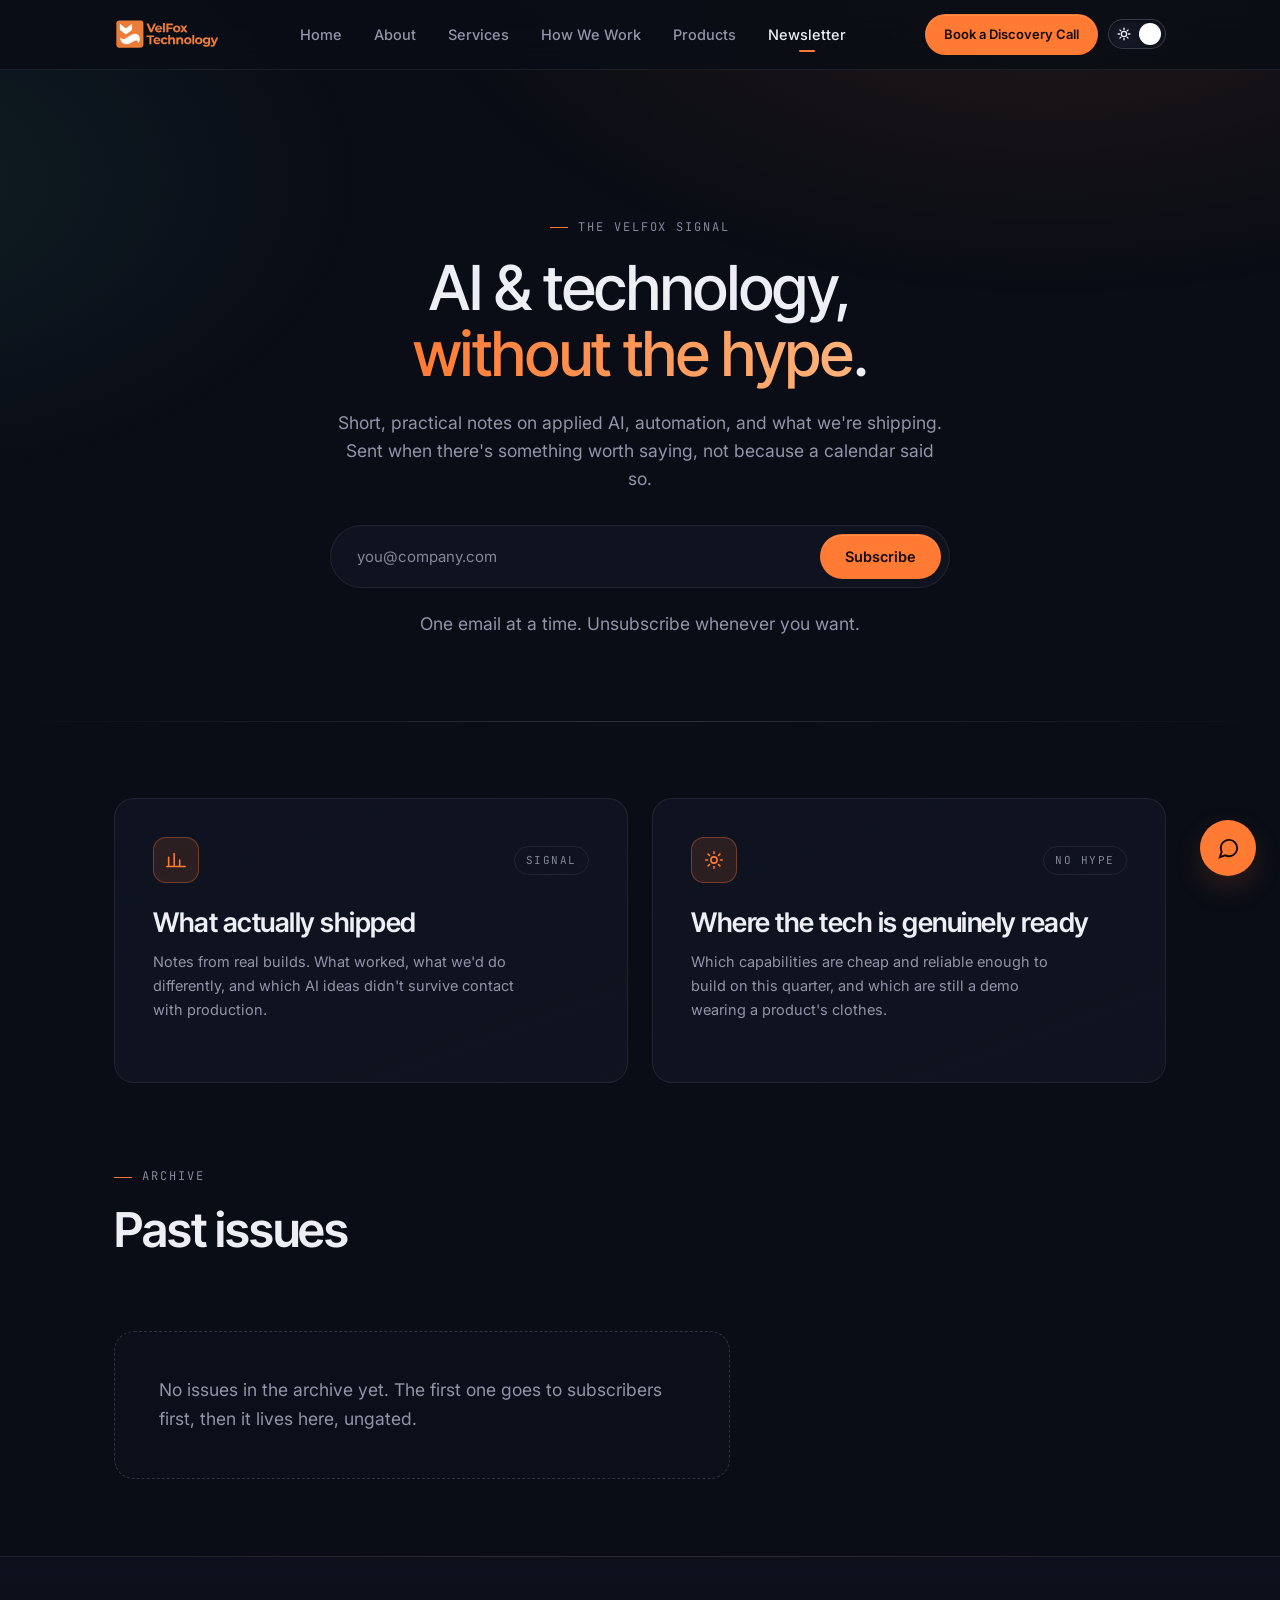
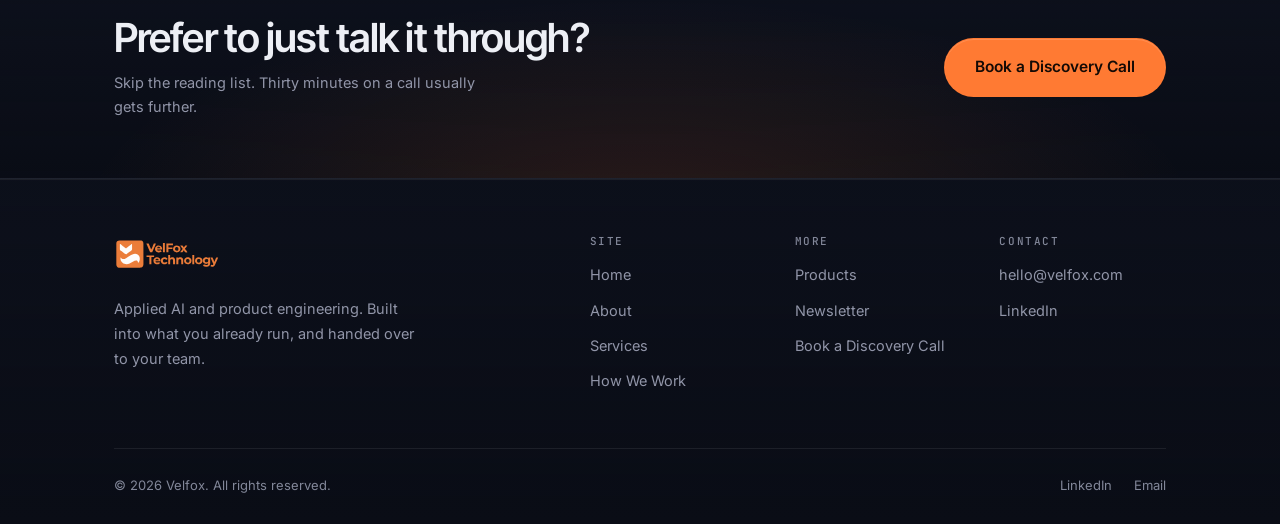
<file: newsletter.html>
<!DOCTYPE html>
<html lang="en">

<head>
  <meta charset="UTF-8">
  <meta name="viewport" content="width=device-width, initial-scale=1.0">
  <title>The Velfox Signal | applied AI, without the hype</title>
  <meta name="description"
    content="Short, practical notes on applied AI, automation, and what we're shipping. Sent when there's something worth saying, not because a calendar said so.">
  <meta name="theme-color" content="#0A0D16">
  <link rel="canonical" href="https://velfox.com/newsletter.html">
  <link rel="icon" href="favicon.svg" type="image/svg+xml">

  <meta property="og:type" content="website">
  <meta property="og:site_name" content="Velfox">
  <meta property="og:title" content="The Velfox Signal">
  <meta property="og:description"
    content="Applied AI and automation, without the hype.">
  <meta name="twitter:card" content="summary_large_image">

  <link rel="preconnect" href="https://fonts.googleapis.com">
  <link rel="preconnect" href="https://fonts.gstatic.com" crossorigin>
  <link
    href="https://fonts.googleapis.com/css2?family=Inter:wght@400;500;600&family=Inter+Tight:wght@500;600;700&family=JetBrains+Mono:wght@400;500&display=swap"
    rel="stylesheet">

  <link rel="stylesheet" href="style.css">
  <script>
    (function () {
      const saved = localStorage.getItem('velfox-theme');
      const theme = saved === 'light' ? 'light' : 'dark';
      document.documentElement.setAttribute('data-theme', theme);
      const meta = document.querySelector('meta[name="theme-color"]');
      if (meta) meta.setAttribute('content', theme === 'light' ? '#F8FAFC' : '#0A0D16');
    })();
  </script>
  <noscript>
    <style>
      .reveal, .step { opacity: 1 !important; transform: none !important; }
    </style>
  </noscript>
</head>

<body>

  <!-- ============ NAVBAR ============ -->
  <header class="navbar">
    <div class="container">
      <a href="index.html" class="brand" aria-label="VelFox Home">
        <img src="Dark Theme.svg" alt="VelFox" class="brand-logo logo-dark" width="130" height="42">
        <img src="Light Theme.svg" alt="VelFox" class="brand-logo logo-light" width="130" height="42">
      </a>

      <nav class="nav-links" aria-label="Primary">
        <a href="index.html#top">Home</a>
        <a href="index.html#about">About</a>
        <a href="index.html#services">Services</a>
        <a href="index.html#how-we-work">How We Work</a>
        <a href="products.html">Products</a>
        <a href="newsletter.html" class="active">Newsletter</a>
        <div class="nav-menu-foot">
          <button class="theme-switch" data-theme-toggle aria-label="Toggle theme" title="Toggle dark/light mode">
          <span class="switch-track">
            <span class="switch-icon switch-icon-sun">
              <svg viewBox="0 0 24 24" fill="none" stroke="currentColor" stroke-width="2.2" stroke-linecap="round" stroke-linejoin="round">
                <circle cx="12" cy="12" r="4.5"></circle>
                <line x1="12" y1="2" x2="12" y2="4.5"></line>
                <line x1="12" y1="19.5" x2="12" y2="22"></line>
                <line x1="4.93" y1="4.93" x2="6.7" y2="6.7"></line>
                <line x1="17.3" y1="17.3" x2="19.07" y2="19.07"></line>
                <line x1="2" y1="12" x2="4.5" y2="12"></line>
                <line x1="19.5" y1="12" x2="22" y2="12"></line>
                <line x1="4.93" y1="19.07" x2="6.7" y2="17.3"></line>
                <line x1="17.3" y1="6.7" x2="19.07" y2="4.93"></line>
              </svg>
            </span>
            <span class="switch-icon switch-icon-moon">
              <svg viewBox="0 0 24 24" fill="currentColor">
                <path d="M12 3a9 9 0 1 0 9 9c0-.46-.04-.92-.1-1.36a5.389 5.389 0 0 1-4.4 2.26 5.403 5.403 0 0 1-3.14-9.8c-.44-.06-.9-.1-1.36-.1z"/>
                <path d="M18.5 2.5l.4 1 1 .4-1 .4-.4 1-.4-1-1-.4 1-.4z"/>
                <path d="M21 7.5l.3.7.7.3-.7.3-.3.7-.3-.7-.7-.3.7-.3z"/>
              </svg>
            </span>
            <span class="switch-thumb"></span>
          </span>
        </button>
          <a href="index.html#contact" class="btn btn-primary">Book a Discovery Call</a>
        </div>
      </nav>

      <div class="nav-cta">
        <a href="index.html#contact" class="btn btn-primary btn-sm nav-book">
          <span class="lbl-full">Book a Discovery Call</span>
          <span class="lbl-short">Book a call</span>
        </a>
        <button class="theme-switch" id="theme-toggle" aria-label="Toggle theme" title="Toggle dark/light mode">
          <span class="switch-track">
            <span class="switch-icon switch-icon-sun">
              <svg viewBox="0 0 24 24" fill="none" stroke="currentColor" stroke-width="2.2" stroke-linecap="round" stroke-linejoin="round">
                <circle cx="12" cy="12" r="4.5"></circle>
                <line x1="12" y1="2" x2="12" y2="4.5"></line>
                <line x1="12" y1="19.5" x2="12" y2="22"></line>
                <line x1="4.93" y1="4.93" x2="6.7" y2="6.7"></line>
                <line x1="17.3" y1="17.3" x2="19.07" y2="19.07"></line>
                <line x1="2" y1="12" x2="4.5" y2="12"></line>
                <line x1="19.5" y1="12" x2="22" y2="12"></line>
                <line x1="4.93" y1="19.07" x2="6.7" y2="17.3"></line>
                <line x1="17.3" y1="6.7" x2="19.07" y2="4.93"></line>
              </svg>
            </span>
            <span class="switch-icon switch-icon-moon">
              <svg viewBox="0 0 24 24" fill="currentColor">
                <path d="M12 3a9 9 0 1 0 9 9c0-.46-.04-.92-.1-1.36a5.389 5.389 0 0 1-4.4 2.26 5.403 5.403 0 0 1-3.14-9.8c-.44-.06-.9-.1-1.36-.1z"/>
                <path d="M18.5 2.5l.4 1 1 .4-1 .4-.4 1-.4-1-1-.4 1-.4z"/>
                <path d="M21 7.5l.3.7.7.3-.7.3-.3.7-.3-.7-.7-.3.7-.3z"/>
              </svg>
            </span>
            <span class="switch-thumb"></span>
          </span>
        </button>
        <button class="nav-toggle" aria-label="Open menu" aria-expanded="false"><span></span><span></span></button>
      </div>
    </div>
  </header>

  <main>

    <!-- ============ PAGE HERO ============ -->
    <section class="page-hero page-hero-centered">
      <div class="container">
        <div class="newsletter-hero reveal">
          <span class="eyebrow">The Velfox Signal</span>
          <h1>AI &amp; technology, <span class="grad">without the hype</span>.</h1>
          <p>Short, practical notes on applied AI, automation, and what we're shipping. Sent when there's
            something worth saying, not because a calendar said so.</p>

          <form id="newsletter-form" class="newsletter-form">
            <input type="email" required placeholder="you@company.com" aria-label="Email address">
            <button type="submit" class="btn btn-primary">Subscribe</button>
          </form>
          <p class="form-status" id="newsletter-status" role="status" hidden>You're in. The next issue goes to
            this inbox, nothing else will.</p>
          <p class="newsletter-note">One email at a time. Unsubscribe whenever you want.</p>
        </div>
      </div>
    </section>

    <!-- ============ WHAT YOU GET ============ -->
    <section class="section">
      <div class="container">
        <div class="service-grid">
          <article class="service-card reveal">
            <div class="service-top">
              <span class="service-icon">
                <svg viewBox="0 0 24 24" fill="none" stroke="currentColor" stroke-width="1.7" stroke-linecap="round" stroke-linejoin="round">
                  <path d="M4 19V9M10 19V5M16 19v-7M22 19H2"/>
                </svg>
              </span>
              <span class="service-tag">SIGNAL</span>
            </div>
            <h3>What actually shipped</h3>
            <p class="service-lead">Notes from real builds. What worked, what we'd do differently, and which AI
              ideas didn't survive contact with production.</p>
          </article>

          <article class="service-card reveal reveal-delay-1">
            <div class="service-top">
              <span class="service-icon">
                <svg viewBox="0 0 24 24" fill="none" stroke="currentColor" stroke-width="1.7" stroke-linecap="round" stroke-linejoin="round">
                  <path d="M12 3v2M12 19v2M3 12h2M19 12h2M5.6 5.6l1.4 1.4M17 17l1.4 1.4M18.4 5.6 17 7M7 17l-1.4 1.4"/>
                  <circle cx="12" cy="12" r="3.4"/>
                </svg>
              </span>
              <span class="service-tag">NO HYPE</span>
            </div>
            <h3>Where the tech is genuinely ready</h3>
            <p class="service-lead">Which capabilities are cheap and reliable enough to build on this quarter,
              and which are still a demo wearing a product's clothes.</p>
          </article>
        </div>
      </div>
    </section>

    <!-- ============ ARCHIVE ============ -->
    <section class="section" style="padding-top: 0;">
      <div class="container">
        <div class="head-split reveal">
          <div>
            <span class="eyebrow">Archive</span>
            <h2>Past issues</h2>
          </div>
          <!-- Intro for when the archive has issues in it:
               "Everything we've sent. No gate, no email required to read." -->
        </div>

        <p class="empty-state reveal">No issues in the archive yet. The first one goes to subscribers first,
          then it lives here, ungated.</p>

        <!-- Archive rows are written and ready. Unhide this block once each issue has a real
             publish date and a working URL — do not ship them pointing at "#".
        <div class="issue-list reveal">
          <div class="issue-row">
            <time datetime="2026-08">Aug 2026</time>
            <div>
              <span class="issue-tag">PRODUCT</span>
              <h4>What we learned shipping three POCs in one quarter</h4>
              <p>The pattern behind which AI ideas turn into real products, and which quietly don't.</p>
            </div>
            <a href="#" class="link-arrow">Read <svg viewBox="0 0 24 24" fill="none" stroke="currentColor"
                stroke-width="2">
                <path d="M5 12h14M13 6l6 6-6 6" />
              </svg></a>
          </div>

          <div class="issue-row">
            <time datetime="2026-07">Jul 2026</time>
            <div>
              <span class="issue-tag">INDUSTRY</span>
              <h4>Computer vision is getting cheap enough to matter</h4>
              <p>Where visual inspection AI now makes sense for mid-size operations, not just enterprise.</p>
            </div>
            <a href="#" class="link-arrow">Read <svg viewBox="0 0 24 24" fill="none" stroke="currentColor"
                stroke-width="2">
                <path d="M5 12h14M13 6l6 6-6 6" />
              </svg></a>
          </div>

          <div class="issue-row">
            <time datetime="2026-06">Jun 2026</time>
            <div>
              <span class="issue-tag">COMPANY</span>
              <h4>Why we scope every project before we estimate it</h4>
              <p>The 24-hour rule, and why it protects both sides of a project.</p>
            </div>
            <a href="#" class="link-arrow">Read <svg viewBox="0 0 24 24" fill="none" stroke="currentColor"
                stroke-width="2">
                <path d="M5 12h14M13 6l6 6-6 6" />
              </svg></a>
          </div>
        </div>
        -->

      </div>
    </section>

    <!-- ============ CTA BAND ============ -->
    <section class="cta-band reveal">
      <div class="container">
        <div>
          <h2>Prefer to just talk it through?</h2>
          <p>Skip the reading list. Thirty minutes on a call usually gets further.</p>
        </div>
        <div class="actions">
          <a href="index.html#contact" class="btn btn-primary btn-lg">Book a Discovery Call</a>
        </div>
      </div>
    </section>

  </main>

  <!-- ============ FOOTER ============ -->
  <footer class="footer">
    <div class="container">
      <div class="footer-top">
        <div>
          <a href="index.html" class="brand" aria-label="VelFox Home">
            <img src="Dark Theme.svg" alt="VelFox" class="brand-logo logo-dark" width="130" height="42">
            <img src="Light Theme.svg" alt="VelFox" class="brand-logo logo-light" width="130" height="42">
          </a>
          <p class="footer-brand-copy">Applied AI and product engineering. Built into what you already run,
            and handed over to your team.</p>
        </div>

        <div class="footer-cols">
          <div class="footer-col">
            <h5>Site</h5>
            <a href="index.html#top">Home</a>
            <a href="index.html#about">About</a>
            <a href="index.html#services">Services</a>
            <a href="index.html#how-we-work">How We Work</a>
          </div>
          <div class="footer-col">
            <h5>More</h5>
            <a href="products.html">Products</a>
            <a href="newsletter.html">Newsletter</a>
            <a href="index.html#contact">Book a Discovery Call</a>
          </div>
          <div class="footer-col">
            <h5>Contact</h5>
            <a href="mailto:hello@velfox.com">hello@velfox.com</a>
            <a href="https://linkedin.com" target="_blank" rel="noopener">LinkedIn</a>
          </div>
        </div>
      </div>

      <div class="footer-bottom">
        <span>© 2026 Velfox. All rights reserved.</span>
        <div class="footer-socials">
          <a href="https://linkedin.com" target="_blank" rel="noopener">LinkedIn</a>
          <a href="mailto:hello@velfox.com">Email</a>
        </div>
      </div>
    </div>
  </footer>

  <!-- ============ BACK TO TOP ============ -->
  <button class="to-top" aria-label="Back to top">
    <svg viewBox="0 0 24 24" fill="none" stroke="currentColor" stroke-width="2" stroke-linecap="round" stroke-linejoin="round">
      <path d="M12 19V5M5 12l7-7 7 7" />
    </svg>
  </button>

  <!-- ============ CHATBOT ============ -->
  <button class="chatbot-launcher" aria-label="Open Velfox assistant" aria-expanded="false">
    <svg class="chat-ic" viewBox="0 0 24 24" fill="none" stroke="currentColor" stroke-width="2">
      <path
        d="M21 11.5a8.38 8.38 0 0 1-.9 3.8 8.5 8.5 0 0 1-7.6 4.7 8.38 8.38 0 0 1-3.8-.9L3 21l1.9-5.7a8.38 8.38 0 0 1-.9-3.8 8.5 8.5 0 0 1 4.7-7.6 8.38 8.38 0 0 1 3.8-.9h.5a8.48 8.48 0 0 1 8 8v.5z" />
    </svg>
    <svg class="close-ic" viewBox="0 0 24 24" fill="none" stroke="currentColor" stroke-width="2">
      <path d="M18 6 6 18M6 6l12 12" />
    </svg>
  </button>

  <div class="chatbot-panel" role="dialog" aria-label="Velfox assistant">
    <div class="chat-head">
      <span class="dot"></span>
      <div class="chat-head-text"><strong>Velfox Assistant</strong><span>Replies instantly</span></div>
    </div>
    <div class="chat-body"></div>
    <div class="chat-quick"></div>
    <form class="chat-input">
      <input type="text" placeholder="Ask about our services…" autocomplete="off">
      <button type="submit" aria-label="Send">
        <svg viewBox="0 0 24 24" fill="none" stroke="currentColor" stroke-width="2">
          <path d="m22 2-7 20-4-9-9-4Z" />
        </svg>
      </button>
    </form>
  </div>

  <script src="main.js" defer></script>
</body>

</html>
</file>
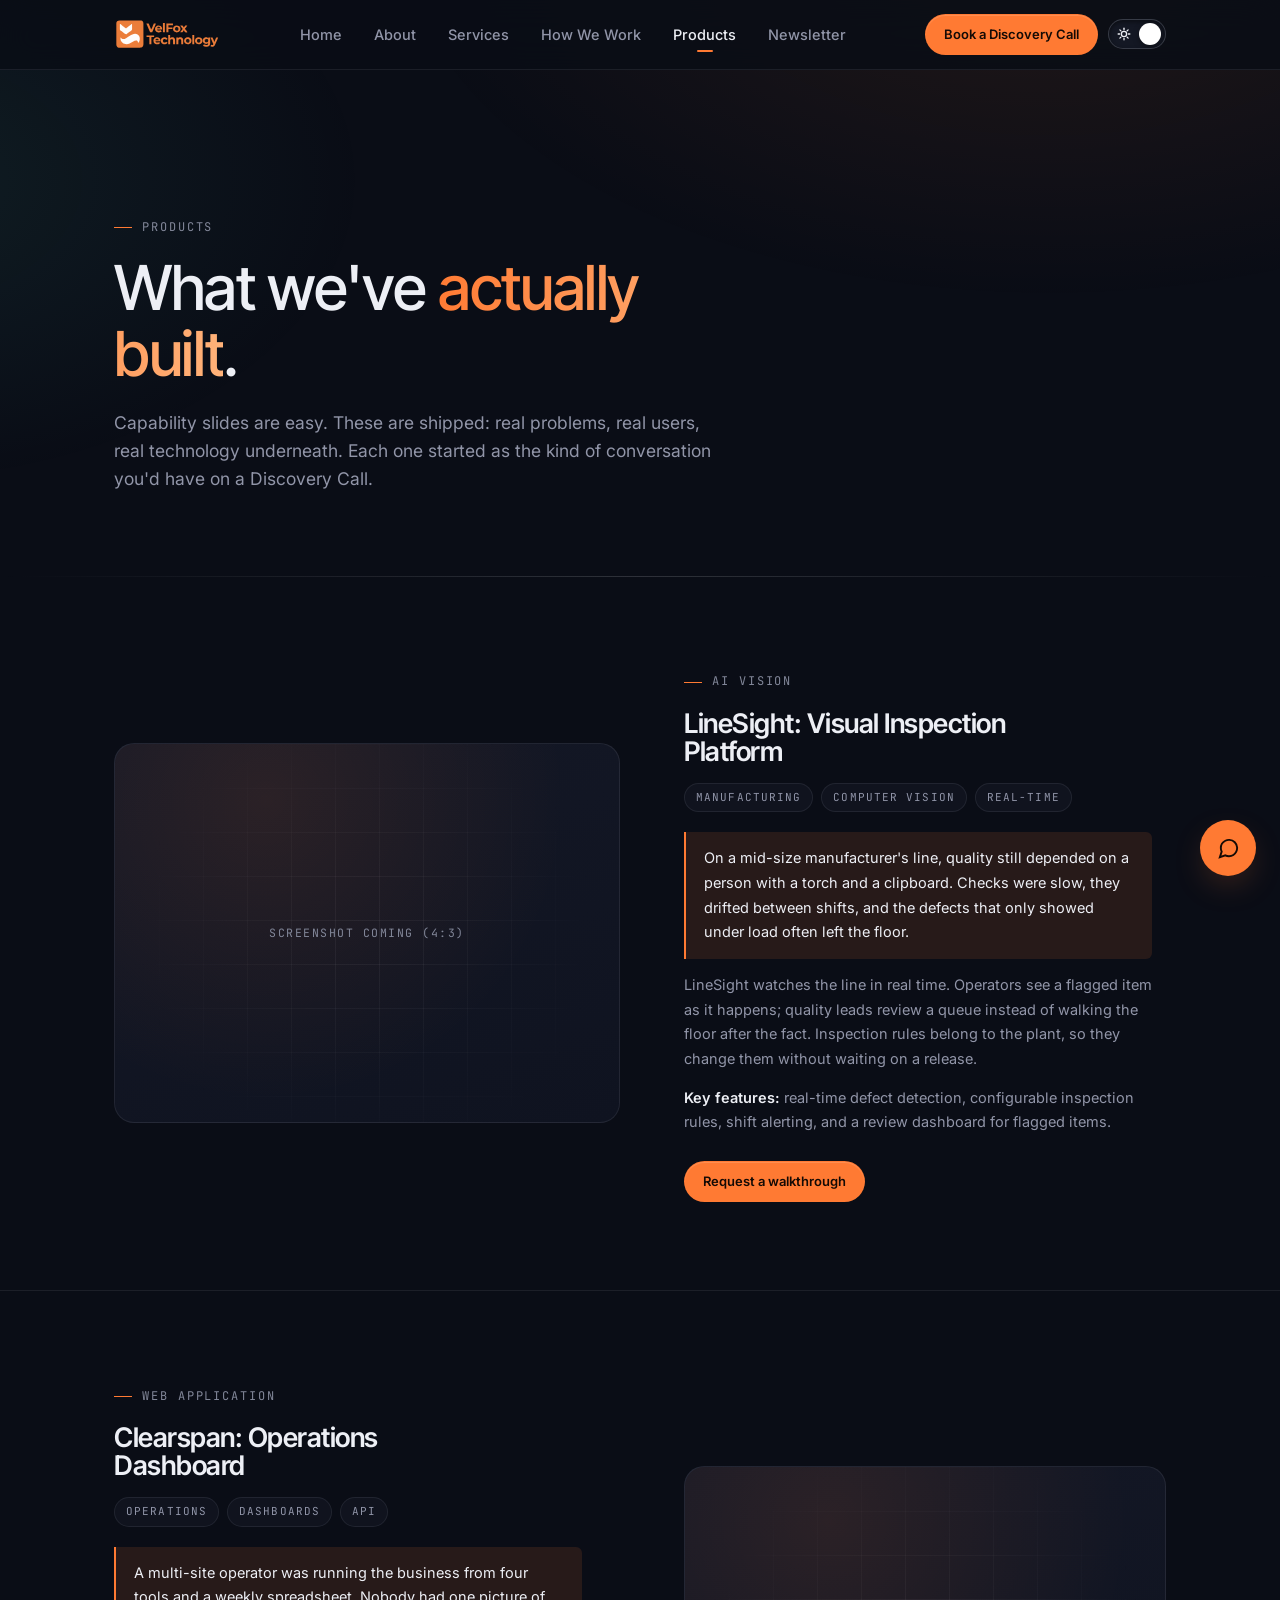
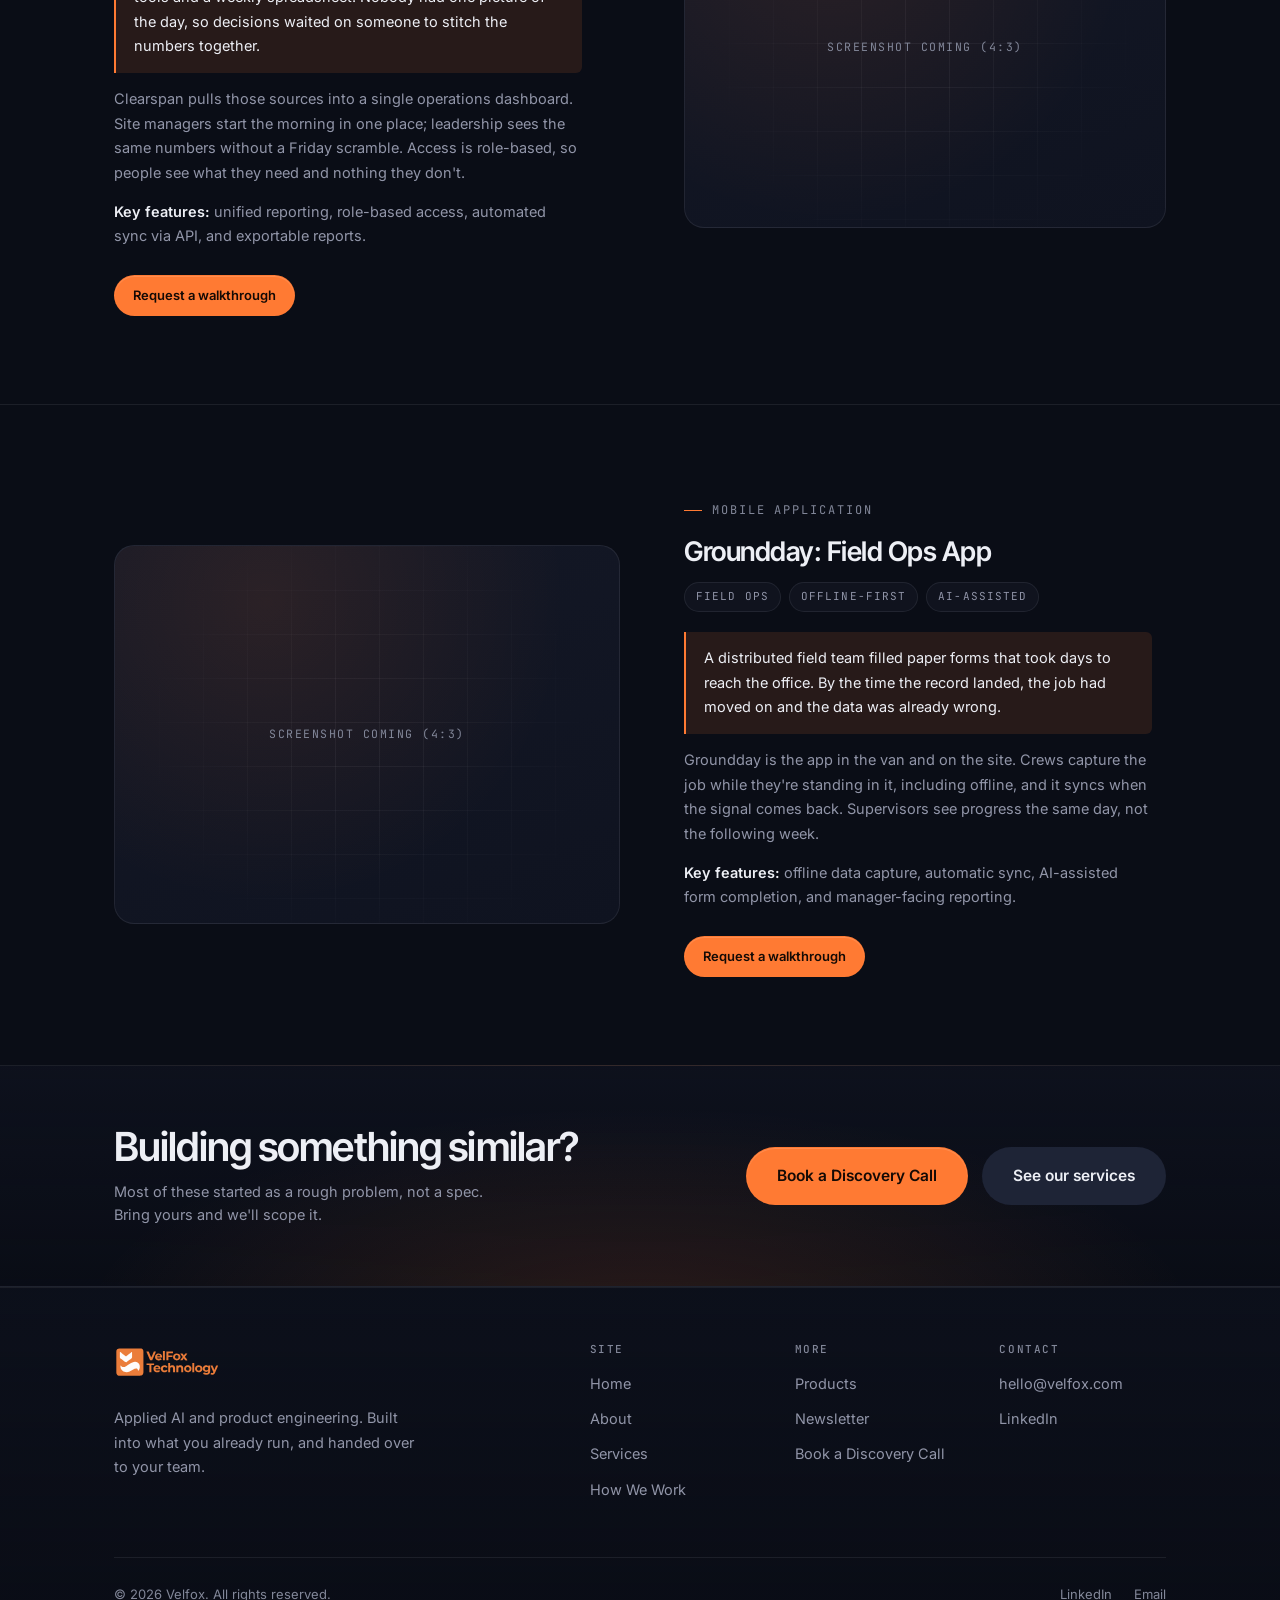
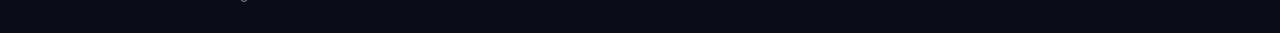
<file: products.html>
<!DOCTYPE html>
<html lang="en">

<head>
  <meta charset="UTF-8">
  <meta name="viewport" content="width=device-width, initial-scale=1.0">
  <title>What we've shipped | Velfox</title>
  <meta name="description"
    content="Shipped systems, not capability slides. Computer vision on the line, operations in one dashboard, field work captured on the phone.">
  <meta name="theme-color" content="#0A0D16">
  <link rel="canonical" href="https://velfox.com/products.html">
  <link rel="icon" href="favicon.svg" type="image/svg+xml">

  <meta property="og:type" content="website">
  <meta property="og:site_name" content="Velfox">
  <meta property="og:title" content="What we've shipped | Velfox">
  <meta property="og:description"
    content="Real problems, real users, real technology underneath.">
  <meta name="twitter:card" content="summary_large_image">

  <link rel="preconnect" href="https://fonts.googleapis.com">
  <link rel="preconnect" href="https://fonts.gstatic.com" crossorigin>
  <link
    href="https://fonts.googleapis.com/css2?family=Inter:wght@400;500;600&family=Inter+Tight:wght@500;600;700&family=JetBrains+Mono:wght@400;500&display=swap"
    rel="stylesheet">

  <link rel="stylesheet" href="style.css">
  <script>
    (function () {
      const saved = localStorage.getItem('velfox-theme');
      const theme = saved === 'light' ? 'light' : 'dark';
      document.documentElement.setAttribute('data-theme', theme);
      const meta = document.querySelector('meta[name="theme-color"]');
      if (meta) meta.setAttribute('content', theme === 'light' ? '#F8FAFC' : '#0A0D16');
    })();
  </script>
  <noscript>
    <style>
      .reveal, .step { opacity: 1 !important; transform: none !important; }
    </style>
  </noscript>
</head>

<body>

  <!-- ============ NAVBAR ============ -->
  <header class="navbar">
    <div class="container">
      <a href="index.html" class="brand" aria-label="VelFox Home">
        <img src="Dark Theme.svg" alt="VelFox" class="brand-logo logo-dark" width="130" height="42">
        <img src="Light Theme.svg" alt="VelFox" class="brand-logo logo-light" width="130" height="42">
      </a>

      <nav class="nav-links" aria-label="Primary">
        <a href="index.html#top">Home</a>
        <a href="index.html#about">About</a>
        <a href="index.html#services">Services</a>
        <a href="index.html#how-we-work">How We Work</a>
        <a href="products.html" class="active">Products</a>
        <a href="newsletter.html">Newsletter</a>
        <div class="nav-menu-foot">
          <button class="theme-switch" data-theme-toggle aria-label="Toggle theme" title="Toggle dark/light mode">
          <span class="switch-track">
            <span class="switch-icon switch-icon-sun">
              <svg viewBox="0 0 24 24" fill="none" stroke="currentColor" stroke-width="2.2" stroke-linecap="round" stroke-linejoin="round">
                <circle cx="12" cy="12" r="4.5"></circle>
                <line x1="12" y1="2" x2="12" y2="4.5"></line>
                <line x1="12" y1="19.5" x2="12" y2="22"></line>
                <line x1="4.93" y1="4.93" x2="6.7" y2="6.7"></line>
                <line x1="17.3" y1="17.3" x2="19.07" y2="19.07"></line>
                <line x1="2" y1="12" x2="4.5" y2="12"></line>
                <line x1="19.5" y1="12" x2="22" y2="12"></line>
                <line x1="4.93" y1="19.07" x2="6.7" y2="17.3"></line>
                <line x1="17.3" y1="6.7" x2="19.07" y2="4.93"></line>
              </svg>
            </span>
            <span class="switch-icon switch-icon-moon">
              <svg viewBox="0 0 24 24" fill="currentColor">
                <path d="M12 3a9 9 0 1 0 9 9c0-.46-.04-.92-.1-1.36a5.389 5.389 0 0 1-4.4 2.26 5.403 5.403 0 0 1-3.14-9.8c-.44-.06-.9-.1-1.36-.1z"/>
                <path d="M18.5 2.5l.4 1 1 .4-1 .4-.4 1-.4-1-1-.4 1-.4z"/>
                <path d="M21 7.5l.3.7.7.3-.7.3-.3.7-.3-.7-.7-.3.7-.3z"/>
              </svg>
            </span>
            <span class="switch-thumb"></span>
          </span>
        </button>
          <a href="index.html#contact" class="btn btn-primary">Book a Discovery Call</a>
        </div>
      </nav>

      <div class="nav-cta">
        <a href="index.html#contact" class="btn btn-primary btn-sm nav-book">
          <span class="lbl-full">Book a Discovery Call</span>
          <span class="lbl-short">Book a call</span>
        </a>
        <button class="theme-switch" id="theme-toggle" aria-label="Toggle theme" title="Toggle dark/light mode">
          <span class="switch-track">
            <span class="switch-icon switch-icon-sun">
              <svg viewBox="0 0 24 24" fill="none" stroke="currentColor" stroke-width="2.2" stroke-linecap="round" stroke-linejoin="round">
                <circle cx="12" cy="12" r="4.5"></circle>
                <line x1="12" y1="2" x2="12" y2="4.5"></line>
                <line x1="12" y1="19.5" x2="12" y2="22"></line>
                <line x1="4.93" y1="4.93" x2="6.7" y2="6.7"></line>
                <line x1="17.3" y1="17.3" x2="19.07" y2="19.07"></line>
                <line x1="2" y1="12" x2="4.5" y2="12"></line>
                <line x1="19.5" y1="12" x2="22" y2="12"></line>
                <line x1="4.93" y1="19.07" x2="6.7" y2="17.3"></line>
                <line x1="17.3" y1="6.7" x2="19.07" y2="4.93"></line>
              </svg>
            </span>
            <span class="switch-icon switch-icon-moon">
              <svg viewBox="0 0 24 24" fill="currentColor">
                <path d="M12 3a9 9 0 1 0 9 9c0-.46-.04-.92-.1-1.36a5.389 5.389 0 0 1-4.4 2.26 5.403 5.403 0 0 1-3.14-9.8c-.44-.06-.9-.1-1.36-.1z"/>
                <path d="M18.5 2.5l.4 1 1 .4-1 .4-.4 1-.4-1-1-.4 1-.4z"/>
                <path d="M21 7.5l.3.7.7.3-.7.3-.3.7-.3-.7-.7-.3.7-.3z"/>
              </svg>
            </span>
            <span class="switch-thumb"></span>
          </span>
        </button>
        <button class="nav-toggle" aria-label="Open menu" aria-expanded="false"><span></span><span></span></button>
      </div>
    </div>
  </header>

  <main>

    <!-- ============ PAGE HERO ============ -->
    <section class="page-hero">
      <div class="container">
        <span class="eyebrow">Products</span>
        <h1>What we've <span class="grad">actually built</span>.</h1>
        <p>Capability slides are easy. These are shipped: real problems, real users, real technology
          underneath. Each one started as the kind of conversation you'd have on a Discovery Call.</p>
      </div>
    </section>


    <!-- ============ PRODUCT 1 ============ -->
    <section class="product-block" id="linesight">
      <div class="container">
        <div class="product-grid">
          <div class="product-media reveal" role="img"
            aria-label="LineSight, live inspection view with a flagged unit on the line, 4:3">
            <span>Screenshot coming (4:3)</span></div>
          <div class="product-copy reveal reveal-delay-1">
            <span class="eyebrow">AI Vision</span>
            <h3>LineSight: Visual Inspection Platform</h3>
            <div class="product-tags"><span>Manufacturing</span><span>Computer Vision</span><span>Real-time</span></div>
            <p class="problem">On a mid-size manufacturer's line, quality still depended on a person with a torch and
              a clipboard. Checks were slow, they drifted between shifts, and the defects that only showed under load
              often left the floor.</p>
            <p>LineSight watches the line in real time. Operators see a flagged item as it happens; quality leads
              review a queue instead of walking the floor after the fact. Inspection rules belong to the plant, so they
              change them without waiting on a release.</p>
            <p><strong>Key features:</strong> real-time defect detection, configurable inspection rules, shift
              alerting, and a review dashboard for flagged items.</p>
            <div class="product-actions">
              <a href="index.html#contact" class="btn btn-primary btn-sm">Request a walkthrough</a>
            </div>
          </div>
        </div>
      </div>
    </section>

    <!-- ============ PRODUCT 2 ============ -->
    <section class="product-block" id="clearspan">
      <div class="container">
        <div class="product-grid reverse">
          <div class="product-media reveal" role="img"
            aria-label="Clearspan, operations dashboard with site-level KPIs, 4:3">
            <span>Screenshot coming (4:3)</span></div>
          <div class="product-copy reveal reveal-delay-1">
            <span class="eyebrow">Web Application</span>
            <h3>Clearspan: Operations Dashboard</h3>
            <div class="product-tags"><span>Operations</span><span>Dashboards</span><span>API</span></div>
            <p class="problem">A multi-site operator was running the business from four tools and a weekly
              spreadsheet. Nobody had one picture of the day, so decisions waited on someone to stitch the numbers
              together.</p>
            <p>Clearspan pulls those sources into a single operations dashboard. Site managers start the morning in
              one place; leadership sees the same numbers without a Friday scramble. Access is role-based, so people
              see what they need and nothing they don't.</p>
            <p><strong>Key features:</strong> unified reporting, role-based access, automated sync via API, and
              exportable reports.</p>
            <div class="product-actions">
              <a href="index.html#contact" class="btn btn-primary btn-sm">Request a walkthrough</a>
            </div>
          </div>
        </div>
      </div>
    </section>

    <!-- ============ PRODUCT 3 ============ -->
    <section class="product-block" id="groundday">
      <div class="container">
        <div class="product-grid">
          <div class="product-media reveal" role="img"
            aria-label="Groundday, field form on a phone, offline badge visible, 4:3">
            <span>Screenshot coming (4:3)</span></div>
          <div class="product-copy reveal reveal-delay-1">
            <span class="eyebrow">Mobile Application</span>
            <h3>Groundday: Field Ops App</h3>
            <div class="product-tags"><span>Field ops</span><span>Offline-first</span><span>AI-assisted</span></div>
            <p class="problem">A distributed field team filled paper forms that took days to reach the office. By the
              time the record landed, the job had moved on and the data was already wrong.</p>
            <p>Groundday is the app in the van and on the site. Crews capture the job while they're standing in it,
              including offline, and it syncs when the signal comes back. Supervisors see progress the same day, not
              the following week.</p>
            <p><strong>Key features:</strong> offline data capture, automatic sync, AI-assisted form completion, and
              manager-facing reporting.</p>
            <div class="product-actions">
              <a href="index.html#contact" class="btn btn-primary btn-sm">Request a walkthrough</a>
            </div>
          </div>
        </div>
      </div>
    </section>

    <!-- ============ CTA BAND ============ -->
    <section class="cta-band reveal">
      <div class="container">
        <div>
          <h2>Building something similar?</h2>
          <p>Most of these started as a rough problem, not a spec. Bring yours and we'll scope it.</p>
        </div>
        <div class="actions">
          <a href="index.html#contact" class="btn btn-primary btn-lg">Book a Discovery Call</a>
          <a href="index.html#services" class="btn btn-secondary btn-lg">See our services</a>
        </div>
      </div>
    </section>

  </main>

  <!-- ============ FOOTER ============ -->
  <footer class="footer">
    <div class="container">
      <div class="footer-top">
        <div>
          <a href="index.html" class="brand" aria-label="VelFox Home">
            <img src="Dark Theme.svg" alt="VelFox" class="brand-logo logo-dark" width="130" height="42">
            <img src="Light Theme.svg" alt="VelFox" class="brand-logo logo-light" width="130" height="42">
          </a>
          <p class="footer-brand-copy">Applied AI and product engineering. Built into what you already run,
            and handed over to your team.</p>
        </div>

        <div class="footer-cols">
          <div class="footer-col">
            <h5>Site</h5>
            <a href="index.html#top">Home</a>
            <a href="index.html#about">About</a>
            <a href="index.html#services">Services</a>
            <a href="index.html#how-we-work">How We Work</a>
          </div>
          <div class="footer-col">
            <h5>More</h5>
            <a href="products.html">Products</a>
            <a href="newsletter.html">Newsletter</a>
            <a href="index.html#contact">Book a Discovery Call</a>
          </div>
          <div class="footer-col">
            <h5>Contact</h5>
            <a href="mailto:hello@velfox.com">hello@velfox.com</a>
            <a href="https://linkedin.com" target="_blank" rel="noopener">LinkedIn</a>
          </div>
        </div>
      </div>

      <div class="footer-bottom">
        <span>© 2026 Velfox. All rights reserved.</span>
        <div class="footer-socials">
          <a href="https://linkedin.com" target="_blank" rel="noopener">LinkedIn</a>
          <a href="mailto:hello@velfox.com">Email</a>
        </div>
      </div>
    </div>
  </footer>

  <!-- ============ BACK TO TOP ============ -->
  <button class="to-top" aria-label="Back to top">
    <svg viewBox="0 0 24 24" fill="none" stroke="currentColor" stroke-width="2" stroke-linecap="round" stroke-linejoin="round">
      <path d="M12 19V5M5 12l7-7 7 7" />
    </svg>
  </button>

  <!-- ============ CHATBOT ============ -->
  <button class="chatbot-launcher" aria-label="Open Velfox assistant" aria-expanded="false">
    <svg class="chat-ic" viewBox="0 0 24 24" fill="none" stroke="currentColor" stroke-width="2">
      <path
        d="M21 11.5a8.38 8.38 0 0 1-.9 3.8 8.5 8.5 0 0 1-7.6 4.7 8.38 8.38 0 0 1-3.8-.9L3 21l1.9-5.7a8.38 8.38 0 0 1-.9-3.8 8.5 8.5 0 0 1 4.7-7.6 8.38 8.38 0 0 1 3.8-.9h.5a8.48 8.48 0 0 1 8 8v.5z" />
    </svg>
    <svg class="close-ic" viewBox="0 0 24 24" fill="none" stroke="currentColor" stroke-width="2">
      <path d="M18 6 6 18M6 6l12 12" />
    </svg>
  </button>

  <div class="chatbot-panel" role="dialog" aria-label="Velfox assistant">
    <div class="chat-head">
      <span class="dot"></span>
      <div class="chat-head-text"><strong>Velfox Assistant</strong><span>Replies instantly</span></div>
    </div>
    <div class="chat-body"></div>
    <div class="chat-quick"></div>
    <form class="chat-input">
      <input type="text" placeholder="Ask about our services…" autocomplete="off">
      <button type="submit" aria-label="Send">
        <svg viewBox="0 0 24 24" fill="none" stroke="currentColor" stroke-width="2">
          <path d="m22 2-7 20-4-9-9-4Z" />
        </svg>
      </button>
    </form>
  </div>

  <script src="main.js" defer></script>
</body>

</html>
</file>
<file: style.css>
/* =========================================================
   VELFOX — Design System v2
   Palette : deep indigo-night · fox amber · signal teal
   Type    : Montserrat (display + body) / JetBrains Mono (data)
   Notes   : Hero styles are preserved verbatim from v1 so the
             hero section renders exactly as before.
   ========================================================= */

/* ---------------------------------------------------------
   1. TOKENS
   --------------------------------------------------------- */
:root {
  /* surface ramp */
  --bg: #0A0D16;
  --bg-elevated: #0F1320;
  --surface: #141826;
  --surface-2: #1A2033;
  --surface-3: #202741;

  --border: rgba(237, 239, 245, 0.08);
  --border-strong: rgba(237, 239, 245, 0.16);
  --border-accent: rgba(255, 122, 51, 0.35);

  /* text ramp */
  --fg: #EDEFF5;
  --fg-muted: #9195A8;
  --fg-faint: #828799;   /* 5.43:1 on --bg, 4.94:1 on --surface */

  /* brand */
  --accent: #FF7A33;
  /* fox amber */
  --accent-2: #FFB37A;
  --accent-soft: rgba(255, 122, 51, 0.12);
  --accent-glow: rgba(255, 122, 51, 0.28);

  --signal: #57E3CE;
  /* AI signal teal */
  --signal-soft: rgba(87, 227, 206, 0.12);
  --signal-glow: rgba(87, 227, 206, 0.24);

  --danger: #FF6B6B;

  /* Secondary actions get a solid low-contrast fill, never an outline --
     outlined buttons stop reading as buttons and lose the click. */
  --btn-2-bg: #1E2436;
  --btn-2-bg-hover: #2A3149;
  --btn-2-fg: #EDEFF5;

  /* text that sits on an --accent fill (buttons, chips, FAB, bubbles) */
  --on-accent: #140A05;

  /* Translucent surface washes. These composite over --bg, so every one of
     them has to flip with the theme -- a dark wash left un-flipped turns
     into a muddy grey slab on a light page. */
  --wash-panel: rgba(15, 19, 32, .45);
  --wash-card: rgba(20, 24, 38, .6);
  --wash-card-soft: rgba(20, 24, 38, .5);
  --wash-band: rgba(15, 19, 32, .55);
  --wash-hover: rgba(237, 239, 245, .05);

  --nav-bg: rgba(10, 13, 22, 0.85);
  --nav-bg-scrolled: rgba(10, 13, 22, 0.95);
  --nav-bg-mobile: rgba(10, 13, 22, 0.97);

  --cta-glow: rgba(255, 122, 51, .13);
  --cta-wash-a: rgba(15, 19, 32, .7);
  --cta-wash-b: rgba(10, 13, 22, .4);
  --footer-wash: rgba(15, 19, 32, .5);

  /* type */
  --font-display: 'Inter Tight', 'Inter', system-ui, sans-serif;
  --font-body: 'Inter', system-ui, -apple-system, sans-serif;
  --font-mono: 'JetBrains Mono', ui-monospace, monospace;

  /* fluid type scale */
  --t-display: clamp(40px, 6vw, 74px);
  --t-h2: clamp(30px, 4.2vw, 48px);
  --t-h3: clamp(21px, 2.2vw, 27px);
  --t-h4: clamp(17px, 1.5vw, 19px);
  --t-body-lg: 17.5px;
  --t-body: 16px;
  --t-sm: 14.5px;
  --t-xs: 13px;

  /* spacing scale */
  --s-1: 4px;
  --s-2: 8px;
  --s-3: 12px;
  --s-4: 16px;
  --s-5: 24px;
  --s-6: 32px;
  --s-7: 48px;
  --s-8: 64px;
  --s-9: 96px;
  --section-y: clamp(48px, 6vw, 84px);

  /* layout */
  --container: 1180px;
  --gutter: clamp(24px, 5vw, 64px);

  --radius-sm: 6px;
  --radius-md: 12px;
  --radius-lg: 20px;
  --radius-xl: 28px;

  /* elevation */
  --shadow-sm: 0 2px 8px rgba(0, 0, 0, .28);
  --shadow-md: 0 12px 32px rgba(0, 0, 0, .34);
  --shadow-lg: 0 28px 68px rgba(0, 0, 0, .46);

  --ease: cubic-bezier(0.23, 1, 0.32, 1);
  --ease-out: cubic-bezier(0.23, 1, 0.32, 1);
  --ease-in-out: cubic-bezier(0.77, 0, 0.175, 1);

  /* Motion durations. UI stays under 300ms -- a 180ms hover reads as
     responsive where a 500ms one is still finishing as the pointer leaves. */
  --dur-press: 120ms;
  --dur-hover: 180ms;
  --dur-pop: 220ms;
  --dur-panel: 280ms;
  --dur-reveal: 500ms;

  /* keeps native UI -- scrollbars, form controls, autofill -- in step */
  color-scheme: dark;
}

/* ---------------------------------------------------------
   LIGHT THEME TOKENS & OVERRIDES
   --------------------------------------------------------- */
[data-theme="light"] {
  /* surface ramp */
  --bg: #F8FAFC;
  --bg-elevated: #FFFFFF;
  --surface: #FFFFFF;
  --surface-2: #F1F5F9;
  --surface-3: #E2E8F0;

  --border: rgba(15, 23, 42, 0.09);
  --border-strong: rgba(15, 23, 42, 0.18);
  --border-accent: rgba(194, 65, 12, 0.45);

  /* text ramp */
  --fg: #0F172A;
  --fg-muted: #475569;
  --fg-faint: #5A6779;   /* 5.50:1 on --bg */

  /* brand */
  /* #EA580C gave white label text only 3.56:1 -- below AA on the one element
     the whole page exists for. #C2410C is 5.18:1 with white, 4.95:1 as text. */
  --accent: #C2410C;
  --accent-2: #9A3412;
  --accent-soft: rgba(194, 65, 12, 0.10);
  --accent-glow: rgba(194, 65, 12, 0.22);

  --signal: #0F766E;
  --signal-soft: rgba(15, 118, 110, 0.12);
  --signal-glow: rgba(15, 118, 110, 0.22);

  --danger: #DC2626;

  --btn-2-bg: #E8EDF3;
  --btn-2-bg-hover: #DBE3EC;
  --btn-2-fg: #0F172A;

  --on-accent: #FFFFFF;

  /* washes invert: in light mode an "elevated" surface reads whiter than
     the page, not darker */
  --wash-panel: rgba(255, 255, 255, .82);
  --wash-card: rgba(226, 232, 240, .55);
  --wash-card-soft: rgba(226, 232, 240, .45);
  --wash-band: rgba(255, 255, 255, .75);
  --wash-hover: rgba(15, 23, 42, .05);

  --nav-bg: rgba(248, 250, 252, 0.88);
  --nav-bg-scrolled: rgba(255, 255, 255, 0.95);
  --nav-bg-mobile: rgba(255, 255, 255, 0.97);

  --cta-glow: rgba(194, 65, 12, .08);
  --cta-wash-a: rgba(255, 255, 255, .95);
  --cta-wash-b: rgba(248, 250, 252, .7);
  --footer-wash: rgba(255, 255, 255, .8);

  /* elevation */
  --shadow-sm: 0 2px 8px rgba(0, 0, 0, .05);
  --shadow-md: 0 10px 24px rgba(0, 0, 0, .07);
  --shadow-lg: 0 20px 48px rgba(0, 0, 0, .10);

  color-scheme: light;
}

[data-theme="light"] body::before {
  background:
    radial-gradient(1100px 620px at 82% -8%, rgba(194, 65, 12, 0.08), transparent 60%),
    radial-gradient(900px 560px at -10% 20%, rgba(13, 148, 136, 0.07), transparent 55%);
}

[data-theme="light"] .navbar.is-scrolled {
  border-bottom-color: var(--border-strong);
}

/* The hero canvas draws with additive ('lighter') blending, which only
   resolves against a dark ground. Give it one, so the orb keeps its glow
   instead of washing out into the page. */
[data-theme="light"] #orbBox {
  z-index: 1;
}

/* ---------------------------------------------------------
   2. RESET + BASE
   --------------------------------------------------------- */
*,
*::before,
*::after {
  box-sizing: border-box;
}

html {
  scroll-behavior: smooth;
}

@media (prefers-reduced-motion: reduce) {
  html {
    scroll-behavior: auto;
  }

  /* stop looping and decorative motion outright */
  *,
  *::before,
  *::after {
    animation-duration: 0.001ms !important;
    animation-iteration-count: 1 !important;
    scroll-behavior: auto !important;
  }

  /* keep opacity and colour -- drop everything positional */
  .reveal,
  .step,
  .stats .stat {
    transform: none !important;
    transition: opacity 200ms ease !important;
    transition-delay: 0ms !important;
  }

  .btn:hover,
  .btn:active,
  .service-card:hover,
  .work-card:hover,
  .work-card:active,
  .contact-card:hover,
  .step:hover .step-body,
  .value-row:hover,
  .to-top:hover,
  .chatbot-launcher:hover,
  .brand:hover .brand-logo {
    transform: none !important;
  }

  .timeline-progress {
    transition: none !important;
  }
}

/* Translucent chrome becomes near-solid when the user asks for less of it. */
@media (prefers-reduced-transparency: reduce) {

  .navbar,
  .chatbot-panel,
  .nav-links {
    backdrop-filter: none;
    -webkit-backdrop-filter: none;
    background: var(--bg-elevated);
  }
}

body {
  margin: 0;
  background: var(--bg);
  color: var(--fg);
  font-family: var(--font-body);
  font-size: var(--t-body);
  line-height: 1.6;
  -webkit-font-smoothing: antialiased;
  -moz-osx-font-smoothing: grayscale;
  overflow-x: hidden;
}

/* ambient gradient wash behind everything */
body::before {
  content: "";
  position: fixed;
  inset: 0;
  background:
    radial-gradient(1100px 620px at 82% -8%, rgba(255, 122, 51, 0.10), transparent 60%),
    radial-gradient(900px 560px at -10% 20%, rgba(87, 227, 206, 0.08), transparent 55%);
  pointer-events: none;
  z-index: 0;
}

img {
  max-width: 100%;
  display: block;
}

a {
  color: inherit;
  text-decoration: none;
}

button {
  font-family: inherit;
  cursor: pointer;
}

ul {
  margin: 0;
  padding: 0;
  list-style: none;
}

::selection {
  background: var(--accent);
  color: var(--on-accent);
}

:focus-visible {
  outline: 2px solid var(--signal);
  outline-offset: 3px;
  border-radius: 4px;
}

/* ---------------------------------------------------------
   3. LAYOUT PRIMITIVES
   --------------------------------------------------------- */
.container {
  max-width: var(--container);
  margin: 0 auto;
  padding: 0 var(--gutter);
  position: relative;
  z-index: 1;
}

.container-wide {
  max-width: 1360px;
}

.section {
  padding: var(--section-y) 0;
  position: relative;
}

/* two stacked sections would otherwise double their padding into a dead band */
.section+.section,
.cta-band+.section {
  padding-top: clamp(28px, 4vw, 48px);
}

.section-alt {
  background: linear-gradient(180deg, transparent, var(--wash-band) 18%, var(--wash-band) 82%, transparent);
}

.divider {
  height: 1px;
  background: var(--border);
  border: 0;
  margin: 0;
}

/* hairline rule that fades at both ends */
.rule {
  height: 1px;
  border: 0;
  margin: 0;
  background: linear-gradient(90deg, transparent, var(--border-strong) 22%, var(--border-strong) 78%, transparent);
}

/* ---------------------------------------------------------
   4. TYPOGRAPHY
   --------------------------------------------------------- */
h1,
h2,
h3,
h4,
h5 {
  font-family: var(--font-display);
  font-weight: 600;
  line-height: 1.06;
  letter-spacing: -0.025em;
  margin: 0;
}

/* Linear measures -0.022em at 48-72px; -0.035em on top of Inter Tight's
   already-narrow forms closes the counters at hero size. */
h1 {
  font-weight: 500;
  letter-spacing: -0.022em;
}

h2 {
  letter-spacing: -0.022em;
}

h3 {
  font-size: var(--t-h3);
  font-weight: 600;
  letter-spacing: -0.018em;
}

/* 17-19px sits close to body size -- the display tracking is too tight here */
h4,
h5 {
  letter-spacing: -0.008em;
}

h4 {
  font-size: var(--t-h4);
  font-weight: 600;
  line-height: 1.3;
}

p {
  margin: 0;
}

.eyebrow {
  font-family: var(--font-mono);
  font-size: 12px;
  letter-spacing: 0.16em;
  text-transform: uppercase;
  color: var(--fg-faint);
  display: inline-flex;
  align-items: center;
  gap: 10px;
  margin-bottom: 18px;
}

/* the tick carries the accent so the label itself doesn't have to */
.eyebrow::before {
  content: "";
  width: 18px;
  height: 1px;
  background: var(--accent);
  flex-shrink: 0;
}

.eyebrow-plain::before {
  display: none;
}

.eyebrow-accent {
  color: var(--accent);
}

/* section headings */
.section-head {
  max-width: 660px;
  margin-bottom: clamp(28px, 4vw, 48px);
}

.section-head h2 {
  font-size: var(--t-h2);
  font-weight: 600;
}

.section-head p {
  color: var(--fg-muted);
  font-size: var(--t-body-lg);
  margin-top: 18px;
  max-width: 54ch;
}

/* headline with a gradient-filled emphasis */
.grad {
  font-style: normal;
  background: linear-gradient(96deg, var(--accent), var(--accent-2));
  -webkit-background-clip: text;
  background-clip: text;
  color: transparent;
}

/* split heading: title left, supporting copy right */
.head-split {
  display: grid;
  grid-template-columns: minmax(0, 1fr) minmax(0, 0.85fr);
  gap: clamp(24px, 5vw, 72px);
  align-items: end;
  margin-bottom: clamp(44px, 6vw, 76px);
}

.head-split h2 {
  font-size: var(--t-h2);
  font-weight: 600;
  max-width: 18ch;
}

.head-split p {
  color: var(--fg-muted);
  font-size: var(--t-body-lg);
  max-width: 46ch;
}

@media (max-width: 860px) {
  .head-split {
    grid-template-columns: 1fr;
    align-items: start;
    gap: 20px;
  }
}

/* ---------------------------------------------------------
   5. BUTTONS + LINKS
   --------------------------------------------------------- */
.btn {
  display: inline-flex;
  align-items: center;
  justify-content: center;
  gap: 10px;
  padding: 13px 24px;
  border-radius: 100px;
  font-family: var(--font-body);
  font-weight: 600;
  font-size: var(--t-sm);
  border: 1px solid transparent;
  transition: transform var(--dur-hover) var(--ease-out), background var(--dur-hover) ease, border-color var(--dur-hover) ease, color var(--dur-hover) ease, box-shadow var(--dur-hover) ease;
  white-space: nowrap;
}

.btn-primary {
  background: var(--accent);
  color: var(--on-accent);
  box-shadow: 0 1px 0 rgba(255, 255, 255, .14) inset;
}

.btn-primary:hover {
  transform: translateY(-2px);
  background: var(--accent-2);
  box-shadow: 0 10px 30px -8px var(--accent-glow);
}

.btn-secondary {
  background: var(--btn-2-bg);
  color: var(--btn-2-fg);
  border-color: transparent;
}

.btn-secondary:hover {
  background: var(--btn-2-bg-hover);
  transform: translateY(-2px);
}

/* text-weight action: for the genuinely tertiary case, where a third filled
   button would flatten the hierarchy rather than help it */
.btn-quiet {
  background: transparent;
  color: var(--fg-muted);
  padding-left: 6px;
  padding-right: 6px;
}

.btn-quiet:hover {
  color: var(--fg);
}

.btn-sm {
  padding: 9px 18px;
  font-size: var(--t-xs);
}

.btn-lg {
  padding: 16px 30px;
  font-size: 15.5px;
}

.btn-block {
  width: 100%;
}

.btn:disabled {
  opacity: .6;
  cursor: not-allowed;
  transform: none;
}

/* Press feedback. Overrides the hover lift so the button reads as pushed
   down rather than lifted-and-shrunk. Fast, because the system is
   responding rather than the user deciding. */
.btn:active {
  transform: translateY(0) scale(0.97);
  transition-duration: var(--dur-press);
}

.link-arrow {
  display: inline-flex;
  align-items: center;
  gap: 8px;
  font-weight: 600;
  font-size: var(--t-sm);
  color: var(--fg);
  border-bottom: 1px solid var(--border-strong);
  padding-bottom: 2px;
  transition: color .25s ease, border-color .25s ease, gap .25s ease;
}

.link-arrow:hover {
  color: var(--signal);
  border-color: var(--signal);
  gap: 12px;
}

.link-arrow svg {
  width: 14px;
  height: 14px;
}



/* ---------------------------------------------------------
   5b. PRESS FEEDBACK + POINTER GATING
   --------------------------------------------------------- */

/* every other pressable surface gets the same treatment as .btn */
.nav-toggle,
.theme-switch,
.to-top,
.chatbot-launcher,
.chat-input button,
.chat-quick button,
.work-card,
.link-arrow {
  -webkit-tap-highlight-color: transparent;
}

.nav-toggle:active,
.chat-input button:active,
.chat-quick button:active {
  transform: scale(0.94);
  transition-duration: var(--dur-press);
}

.theme-switch:active .switch-track {
  transform: scale(0.96);
  transition-duration: var(--dur-press);
}

.to-top:active,
.chatbot-launcher:active {
  transform: translateY(0) scale(0.94);
  transition-duration: var(--dur-press);
}

/* cards are links -- they should acknowledge the press too */
.work-card:active {
  transform: translateY(0) scale(0.995);
  transition-duration: var(--dur-press);
}

.link-arrow:active {
  transform: scale(0.98);
  transition-duration: var(--dur-press);
}

/* Touch devices fire :hover on tap and hold it until the next tap
   elsewhere, which leaves cards stuck in a lifted state. Colour and border
   hovers are harmless there; the positional ones are not. */
@media (hover: none), (pointer: coarse) {

  .btn:hover,
  .brand:hover .brand-logo,
  .brand:hover .brand-mark,
  .service-card:hover,
  .service-card:hover .service-icon,
  .work-card:hover,
  .contact-card:hover,
  .step:hover .step-body,
  .step:hover .step-num,
  .value-row:hover,
  .chatbot-launcher:hover,
  .to-top:hover,
  .product-media:hover,
  .issue-row:hover {
    transform: none;
  }

  .value-row:hover {
    padding-left: 4px;
  }

  .link-arrow:hover {
    gap: 8px;
  }
}

/* ---------------------------------------------------------
   6. NAVBAR
   --------------------------------------------------------- */
.navbar {
  position: fixed;
  top: 0;
  left: 0;
  right: 0;
  z-index: 100;
  padding: 14px 0;
  background: var(--nav-bg);
  backdrop-filter: blur(16px);
  -webkit-backdrop-filter: blur(16px);
  transition: padding 250ms var(--ease-out), background 250ms ease, border-color 250ms ease;
  border-bottom: 1px solid var(--border);
}

.navbar.is-scrolled {
  padding: 11px 0;
  background: var(--nav-bg-scrolled);
  border-bottom-color: var(--border-strong);
}

.navbar .container {
  display: flex;
  align-items: center;
  justify-content: space-between;
  gap: var(--s-5);
}

.brand {
  display: inline-flex;
  align-items: center;
  gap: 11px;
  flex-shrink: 0;
  text-decoration: none;
}

.brand-logo {
  height: 36px;
  width: auto;
  max-width: 160px;
  object-fit: contain;
  display: block;
  transition: transform var(--dur-hover) var(--ease-out);
}

.brand:hover .brand-logo {
  transform: scale(1.04);
}

.brand-logo.logo-dark {
  display: block;
}

.brand-logo.logo-light {
  display: none;
}

[data-theme="light"] .brand-logo.logo-dark {
  display: none;
}

[data-theme="light"] .brand-logo.logo-light {
  display: block;
}

.brand-mark {
  width: 32px;
  height: 32px;
  border-radius: 8px;
  transition: transform var(--dur-pop) var(--ease-out);
}

.brand:hover .brand-mark {
  transform: rotate(-6deg) scale(1.06);
}

.brand-word {
  font-family: var(--font-display);
  font-weight: 600;
  font-size: 16.5px;
  letter-spacing: -0.015em;
}

/* nav links */
.nav-links {
  display: flex;
  align-items: center;
  gap: 4px;
}

.nav-links a {
  position: relative;
  font-size: var(--t-sm);
  font-weight: 500;
  color: var(--fg-muted);
  padding: 8px 14px;
  border-radius: 100px;
  white-space: nowrap;
  transition: color .25s ease, background .25s ease;
}

.nav-links a:hover {
  color: var(--fg);
  background: var(--wash-hover);
}

.nav-links a.active {
  color: var(--fg);
}

.nav-links a.active::after {
  content: "";
  position: absolute;
  bottom: 2px;
  left: 50%;
  transform: translateX(-50%);
  width: 16px;
  height: 2px;
  border-radius: 2px;
  background: var(--accent);
}

.nav-cta {
  display: flex;
  align-items: center;
  gap: 10px;
  flex-shrink: 0;
}

/* the CTA label shortens before the bar can overflow, rather than after */
.nav-book .lbl-short {
  display: none;
}

/* theme control + CTA repeated inside the mobile menu panel */
.nav-menu-foot {
  display: none;
}

/* A .btn living inside .nav-links loses to `.nav-links a` on specificity,
   which stripped the button's own colour and sizing. Restate them. */
.nav-links .btn {
  padding: 14px 26px;
  font-size: var(--t-sm);
  font-weight: 600;
  border-radius: 100px;
  transition: transform var(--dur-hover) var(--ease-out), background var(--dur-hover) ease;
}

.nav-links .btn-primary,
.nav-links .btn-primary:hover {
  color: var(--on-accent);
}

.nav-links .btn-primary {
  background: var(--accent);
}

.nav-links .btn-primary:hover {
  background: var(--accent-2);
}

/* =========================================================
   PILL THEME SWITCHER
   ========================================================= */
.theme-switch {
  background: transparent;
  border: none;
  padding: 0;
  cursor: pointer;
  display: inline-flex;
  align-items: center;
  user-select: none;
  outline: none;
  flex-shrink: 0;
}

.theme-switch:focus-visible .switch-track {
  outline: 2px solid var(--signal);
  outline-offset: 2px;
}

.switch-track {
  position: relative;
  display: flex;
  align-items: center;
  width: 58px;
  height: 30px;
  border-radius: 100px;
  background: #141824;
  border: 1.5px solid var(--border-strong);
  box-shadow: inset 0 2px 4px rgba(0, 0, 0, 0.45);
  transition: background var(--dur-pop) var(--ease-out), border-color var(--dur-pop) ease, box-shadow var(--dur-pop) ease;
  overflow: hidden;
}

[data-theme="light"] .switch-track {
  background: #E2E8F0;
  border-color: #CBD5E1;
  box-shadow: inset 0 2px 4px rgba(0, 0, 0, 0.08);
}

.switch-thumb {
  position: absolute;
  top: 2.5px;
  left: 3px;
  width: 22px;
  height: 22px;
  border-radius: 50%;
  background: #FFFFFF;
  transform: translateX(27px);
  box-shadow: 0 2px 6px rgba(0, 0, 0, 0.4);
  transition: transform 250ms cubic-bezier(0.34, 1.56, 0.64, 1), background 250ms ease, box-shadow 250ms ease;
  z-index: 2;
}

[data-theme="light"] .switch-thumb {
  transform: translateX(0);
  background: #1E293B;
  box-shadow: 0 2px 6px rgba(0, 0, 0, 0.2);
}

.switch-icon {
  position: absolute;
  top: 50%;
  transform: translateY(-50%);
  display: flex;
  align-items: center;
  justify-content: center;
  width: 16px;
  height: 16px;
  transition: opacity 180ms ease, transform 220ms var(--ease-out);
  pointer-events: none;
  z-index: 1;
}

.switch-icon svg {
  width: 14px;
  height: 14px;
}

/* Sun Icon (Left Side) - visible in Dark Mode */
.switch-icon-sun {
  left: 7px;
  color: #EDEFF5;
  opacity: 1;
  transform: translateY(-50%) scale(1);
}

[data-theme="light"] .switch-icon-sun {
  opacity: 0;
  transform: translateY(-50%) scale(0.82);
}

/* Moon Icon (Right Side) - visible in Light Mode */
.switch-icon-moon {
  right: 7px;
  color: #1E293B;
  opacity: 0;
  transform: translateY(-50%) scale(0.82);
}

[data-theme="light"] .switch-icon-moon {
  opacity: 1;
  transform: translateY(-50%) scale(1);
}

.theme-switch:hover .switch-thumb {
  transform: translateX(27px) scale(1.05);
  box-shadow: 0 2px 8px rgba(0, 0, 0, 0.5);
}

[data-theme="light"] .theme-switch:hover .switch-thumb {
  transform: translateX(0) scale(1.05);
}

/* mobile toggle */
.nav-toggle {
  display: none;
  width: 42px;
  height: 42px;
  border: 1px solid var(--border-strong);
  border-radius: 10px;
  background: transparent;
  position: relative;
  padding: 0;
}

.nav-toggle span {
  position: absolute;
  left: 50%;
  width: 17px;
  height: 1.5px;
  background: var(--fg);
  border-radius: 2px;
  transition: transform var(--dur-pop) var(--ease-out), opacity 150ms ease;
}

.nav-toggle span:nth-child(1) {
  transform: translate(-50%, -4px);
}

.nav-toggle span:nth-child(2) {
  transform: translate(-50%, 4px);
}

.nav-toggle.is-open span:nth-child(1) {
  transform: translate(-50%, 0) rotate(45deg);
}

.nav-toggle.is-open span:nth-child(2) {
  transform: translate(-50%, 0) rotate(-45deg);
}

@media (max-width: 980px) {

  .navbar {
    background: transparent;
    backdrop-filter: none;
    -webkit-backdrop-filter: none;
  }

  .navbar::before {
    content: "";
    position: absolute;
    inset: 0;
    z-index: -1;
    background: var(--nav-bg);
    backdrop-filter: blur(16px);
    -webkit-backdrop-filter: blur(16px);
    border-bottom: 1px solid var(--border);
    transition: background 250ms ease;
  }

  .navbar.is-scrolled {
    background: transparent;
  }

  .navbar.is-scrolled::before {
    background: var(--nav-bg-scrolled);
    border-bottom-color: var(--border-strong);
  }

  .nav-links {
    position: fixed;
    inset: 0;
    z-index: 99;
    overflow-y: auto;
    padding: 88px 20px 40px;
    flex-direction: column;
    justify-content: center;
    gap: 6px;
    background: var(--nav-bg-mobile);
    backdrop-filter: blur(20px);
    -webkit-backdrop-filter: blur(20px);
    opacity: 0;
    pointer-events: none;
    transition: opacity var(--dur-panel) var(--ease-out);
  }

  .nav-links.is-open {
    opacity: 1;
    pointer-events: auto;
  }

  .nav-links a {
    font-size: 24px;
    font-weight: 500;
    color: var(--fg);
    padding: 12px 20px;
  }

  .nav-links a.active::after {
    bottom: 6px;
  }

  .nav-toggle {
    display: block;
    z-index: 101;
  }

  .nav-cta .btn-quiet {
    display: none;
  }

  /* 58px of switch was pushing the menu button past the right edge */
  .nav-cta .theme-switch {
    display: none;
  }

  .nav-menu-foot {
    display: flex;
    flex-direction: column;
    align-items: center;
    gap: 22px;
    margin-top: 34px;
    padding-top: 30px;
    border-top: 1px solid var(--border);
    width: min(280px, 70vw);
  }

  .nav-menu-foot .btn {
    width: 100%;
  }

  /* the FAB and back-to-top float above the overlay; stand them down
     while the menu owns the screen */
  body:has(.nav-links.is-open) .chatbot-launcher,
  body:has(.nav-links.is-open) .to-top {
    opacity: 0;
    pointer-events: none;
  }
}

@media (max-width: 620px) {
  .nav-book .lbl-full {
    display: none;
  }

  .nav-book .lbl-short {
    display: inline;
  }
}

@media (max-width: 560px) {
  .brand-word {
    font-size: 15px;
  }

  .brand-logo {
    height: 30px;
  }

  .nav-cta .btn-primary {
    padding: 9px 15px;
    font-size: 12.5px;
  }
}

/* ---------------------------------------------------------
   7. HERO  — preserved from v1, do not restyle
   --------------------------------------------------------- */
.hero {
  display: flex;
  align-items: center;
  min-height: calc(100svh - 40px);
  padding-top: 72px;
  padding-bottom: 36px;
  position: relative;
  overflow: hidden;
}

.hero-grid {
  display: grid;
  grid-template-columns: 1fr 1fr;
  gap: clamp(24px, 5vw, 64px);
  align-items: center;
}

.hero-copy h1 {
  font-size: clamp(40px, 6vw, 74px);
  font-weight: 500;
  max-width: 14ch;
}

.hero-copy h1 em {
  font-style: normal;
  background: linear-gradient(96deg, var(--accent), var(--accent-2));
  -webkit-background-clip: text;
  background-clip: text;
  color: transparent;
}

.hero-copy p {
  color: var(--fg-muted);
  font-size: 18px;
  max-width: 46ch;
  margin: 22px 0 36px;
}

.hero-actions {
  display: flex;
  align-items: center;
  gap: 18px;
  flex-wrap: wrap;
}

.hero-mark-wrap {
  position: relative;
  display: flex;
  align-items: center;
  justify-content: center;
  aspect-ratio: 1 / 1;
  max-height: 560px;
  border-radius: var(--radius-xl);
  border: 1px solid var(--border-strong);
  background:
    radial-gradient(120% 90% at 50% 42%, #131A2E 0%, #0B1020 58%, #080C16 100%);
  overflow: hidden;
  box-shadow: var(--shadow-lg);
}

/* faint grid, so the panel reads as an instrument surface rather than a void */
.hero-mark-wrap::before {
  content: "";
  position: absolute;
  inset: 0;
  background-image:
    linear-gradient(rgba(237, 239, 245, .045) 1px, transparent 1px),
    linear-gradient(90deg, rgba(237, 239, 245, .045) 1px, transparent 1px);
  background-size: 46px 46px;
  -webkit-mask-image: radial-gradient(circle at 50% 50%, #000 18%, transparent 72%);
  mask-image: radial-gradient(circle at 50% 50%, #000 18%, transparent 72%);
  pointer-events: none;
}

/* Hero orb / hologram canvas — moved out of the inline <style> that
   used to sit inside .hero-mark-wrap. Values are unchanged. */
#hologram-stage {
  position: relative;
  width: 100%;
  height: 100%;
  min-height: 0;
  display: flex;
  flex-direction: column;
  align-items: center;
  justify-content: center;
  background: transparent;
  overflow: visible;
}

#orbBox {
  position: relative;
  filter:
    drop-shadow(0 0 35px rgba(255, 150, 50, 0.32)) drop-shadow(0 0 75px rgba(130, 190, 255, 0.24));
}

#orb {
  display: block;
  cursor: grab;
  touch-action: none;
}

#orb.dragging {
  cursor: grabbing;
}

.hero-scroll {
  position: absolute;
  bottom: 28px;
  left: var(--gutter);
  display: flex;
  align-items: center;
  gap: 12px;
  font-family: var(--font-mono);
  font-size: 12px;
  letter-spacing: .08em;
  color: var(--fg-faint);
  text-transform: uppercase;
}

.hero-scroll .line {
  width: 1px;
  height: 34px;
  background: var(--border-strong);
  position: relative;
  overflow: hidden;
}

.hero-scroll .line::after {
  content: "";
  position: absolute;
  top: -100%;
  left: 0;
  width: 100%;
  height: 100%;
  background: var(--accent);
  animation: scrollLine 2.2s ease-in-out infinite;
}

@keyframes scrollLine {
  0% {
    top: -100%;
  }

  60% {
    top: 100%;
  }

  100% {
    top: 100%;
  }
}

/* tablet: the two columns stop earning their split before the text gets tight */
@media (max-width: 1024px) {
  .hero-grid {
    grid-template-columns: 1.1fr 0.9fr;
    gap: clamp(20px, 3vw, 40px);
  }

  .hero-copy h1 {
    font-size: clamp(38px, 5.4vw, 58px);
  }

  .hero-mark-wrap {
    max-height: 440px;
  }
}

@media (max-width: 900px) {
  .hero {
    min-height: 0;
    padding-top: 104px;
    padding-bottom: 56px;
  }

  .hero-grid {
    grid-template-columns: 1fr;
    gap: 36px;
  }

  /* headline, subhead and CTA come first -- the visual is support, not the
     opening statement */
  .hero-copy {
    order: 0;
  }

  .hero-mark-wrap {
    order: 1;
    aspect-ratio: 1 / 1;
    max-width: 420px;
    max-height: 360px;
    margin-right: auto;
    width: 100%;
  }

  .hero-copy h1 {
    max-width: 18ch;
  }

  .hero-copy p {
    max-width: 58ch;
  }

  .hero-scroll {
    display: none;
  }
}

@media (max-width: 560px) {
  .hero {
    padding-top: 92px;
  }

  .hero-copy p {
    font-size: 16.5px;
    margin: 18px 0 28px;
  }

  .hero-actions {
    gap: 12px;
  }

  /* full-width stacked CTAs are a bigger target and a clearer order of
     preference than two half-width pills */
  .hero-actions .btn {
    width: 100%;
  }

  .hero-mark-wrap {
    max-width: 300px;
    max-height: 280px;
    border-radius: var(--radius-lg);
  }
}

/* ---------------------------------------------------------
   8. REVEAL UTILITY
   --------------------------------------------------------- */
.reveal {
  opacity: 0;
  transform: translateY(16px);
  transition: opacity var(--dur-reveal) var(--ease-out), transform var(--dur-reveal) var(--ease-out);
}

.reveal.in-view {
  opacity: 1;
  transform: translateY(0);
}

.reveal-delay-1 {
  transition-delay: 60ms;
}

.reveal-delay-2 {
  transition-delay: 120ms;
}

.reveal-delay-3 {
  transition-delay: 180ms;
}

.reveal-delay-4 {
  transition-delay: 240ms;
}

/* Grid children arrive as a group rather than in one block. Applied by
   position so the markup doesn't need a delay class per card. */
.service-grid > .reveal:nth-child(1),
.work-row > .reveal:nth-child(1) { transition-delay: 0ms; }

.service-grid > .reveal:nth-child(2),
.work-row > .reveal:nth-child(2) { transition-delay: 60ms; }

.service-grid > .reveal:nth-child(3),
.work-row > .reveal:nth-child(3) { transition-delay: 120ms; }

.service-grid > .reveal:nth-child(4) { transition-delay: 180ms; }

/* the stats band reads as one instrument -- its cells stagger tighter */
.stats.reveal {
  transform: none;
}

.stats .stat {
  opacity: 0;
  transform: translateY(10px);
  transition: opacity var(--dur-reveal) var(--ease-out),
              transform var(--dur-reveal) var(--ease-out),
              background var(--dur-hover) ease;
}

.stats.in-view .stat {
  opacity: 1;
  transform: translateY(0);
}

.stats .stat:nth-child(1) { transition-delay: 0ms; }
.stats .stat:nth-child(2) { transition-delay: 50ms; }
.stats .stat:nth-child(3) { transition-delay: 100ms; }
.stats .stat:nth-child(4) { transition-delay: 150ms; }



/* ---------------------------------------------------------
   10. ABOUT
   --------------------------------------------------------- */
.about-grid {
  display: grid;
  grid-template-columns: minmax(0, 1fr) minmax(0, 1.05fr);
  gap: clamp(32px, 6vw, 88px);
  align-items: start;
}

.about-copy {
  position: sticky;
  top: 120px;
}

.about-copy h2 {
  font-size: clamp(28px, 3.6vw, 42px);
  font-weight: 600;
  max-width: 17ch;
}

.about-copy p {
  color: var(--fg-muted);
  font-size: var(--t-body-lg);
  margin-top: 22px;
  max-width: 48ch;
}



/* value rows — numbered capability list */
.value-list {
  display: flex;
  flex-direction: column;
  border-top: 1px solid var(--border);
}

.value-row {
  display: grid;
  grid-template-columns: 118px 1fr;
  gap: var(--s-5);
  padding: 26px 20px 26px 4px;
  border-bottom: 1px solid var(--border);
  position: relative;
  transition: background var(--dur-hover) ease, padding-left var(--dur-hover) var(--ease-out);
}

.value-row::before {
  content: "";
  position: absolute;
  left: 0;
  top: 0;
  bottom: 0;
  width: 2px;
  background: var(--accent);
  transform: scaleY(0);
  transform-origin: top;
  transition: transform var(--dur-pop) var(--ease-out);
}

.value-row:hover {
  background: linear-gradient(90deg, var(--accent-soft), transparent 70%);
  padding-left: 18px;
}

.value-row:hover::before {
  transform: scaleY(1);
}

.value-row .idx {
  font-family: var(--font-mono);
  font-size: 12px;
  letter-spacing: .12em;
  text-transform: uppercase;
  color: var(--accent);
  padding-top: 3px;
}

.value-row h4 {
  margin-bottom: 6px;
}

.value-row p {
  color: var(--fg-muted);
  font-size: var(--t-sm);
  line-height: 1.6;
}

@media (max-width: 900px) {
  .about-grid {
    grid-template-columns: 1fr;
  }

  .about-copy {
    position: static;
  }
}

@media (max-width: 520px) {
  .value-row {
    grid-template-columns: 1fr;
    gap: 8px;
  }
}

/* ---------------------------------------------------------
   11. STATS BAND
   --------------------------------------------------------- */
.stats {
  display: grid;
  grid-template-columns: repeat(4, 1fr);
  gap: 1px;
  background: var(--border);
  border: 1px solid var(--border);
  border-radius: var(--radius-lg);
  overflow: hidden;
  margin-top: clamp(48px, 7vw, 88px);
}

.stat {
  background: var(--bg-elevated);
  padding: clamp(24px, 3vw, 36px);
  transition: background var(--dur-hover) ease;
}

.stat:hover {
  background: var(--surface);
}

.stat-num {
  font-family: var(--font-display);
  font-size: clamp(30px, 3.6vw, 44px);
  font-weight: 600;
  letter-spacing: -0.02em;
  line-height: 1;
  background: linear-gradient(90deg, var(--fg), var(--fg-muted));
  -webkit-background-clip: text;
  background-clip: text;
  color: transparent;
}

.stat-num em {
  font-style: normal;
  color: var(--accent);
  -webkit-text-fill-color: var(--accent);
}

.stat-label {
  margin-top: 10px;
  font-size: var(--t-sm);
  color: var(--fg-muted);
  line-height: 1.5;
}

@media (max-width: 860px) {
  .stats {
    grid-template-columns: repeat(2, 1fr);
  }
}

@media (max-width: 560px) {
  .stat {
    padding: 20px 18px;
  }

  .stat-label {
    font-size: var(--t-xs);
    margin-top: 8px;
  }
}

@media (max-width: 380px) {
  .stats {
    grid-template-columns: 1fr;
  }
}

/* ---------------------------------------------------------
   12. SERVICES  (bento grid)
   --------------------------------------------------------- */
.service-grid {
  display: grid;
  grid-template-columns: repeat(2, 1fr);
  gap: clamp(16px, 2vw, 24px);
}

.service-card {
  position: relative;
  display: flex;
  flex-direction: column;
  padding: clamp(26px, 3vw, 38px);
  background: linear-gradient(160deg, var(--bg-elevated), var(--wash-card));
  border: 1px solid var(--border);
  border-radius: var(--radius-lg);
  overflow: hidden;
  transition: transform var(--dur-pop) var(--ease-out), border-color var(--dur-pop) ease, box-shadow var(--dur-pop) var(--ease-out);
}

/* glow that follows the pointer */
.service-card::before {
  content: "";
  position: absolute;
  inset: 0;
  background: radial-gradient(420px circle at var(--mx, 50%) var(--my, 0%), rgba(255, 122, 51, .10), transparent 62%);
  opacity: 0;
  transition: opacity var(--dur-pop) ease;
  pointer-events: none;
}

.service-card:hover {
  transform: translateY(-6px);
  border-color: var(--border-strong);
  box-shadow: var(--shadow-md);
}

.service-card:hover::before {
  opacity: 1;
}

.service-top {
  display: flex;
  align-items: center;
  justify-content: space-between;
  gap: var(--s-4);
  margin-bottom: 26px;
}

.service-icon {
  width: 46px;
  height: 46px;
  border-radius: 13px;
  display: grid;
  place-items: center;
  background: var(--accent-soft);
  border: 1px solid var(--border-accent);
  color: var(--accent);
  flex-shrink: 0;
  transition: transform var(--dur-pop) var(--ease-out), background var(--dur-hover) ease;
}

.service-card:hover .service-icon {
  transform: scale(1.06) rotate(-4deg);
}

.service-icon svg {
  width: 22px;
  height: 22px;
}

.service-tag {
  font-family: var(--font-mono);
  font-size: 11px;
  letter-spacing: .14em;
  text-transform: uppercase;
  color: var(--fg-faint);
  padding: 5px 11px;
  border: 1px solid var(--border);
  border-radius: 100px;
  white-space: nowrap;
}

.service-card h3 {
  margin-bottom: 12px;
}

.service-lead {
  color: var(--fg-muted);
  font-size: var(--t-sm);
  line-height: 1.65;
  margin-bottom: 22px;
  max-width: 42ch;
}

.service-desc ul {
  display: flex;
  flex-direction: column;
  gap: 11px;
  margin-bottom: 28px;
}

.service-desc li {
  position: relative;
  padding-left: 22px;
  font-size: var(--t-sm);
  color: var(--fg-muted);
  line-height: 1.5;
}

.service-desc li::before {
  content: "";
  position: absolute;
  left: 0;
  top: 8px;
  width: 9px;
  height: 1px;
  background: var(--signal);
  opacity: .7;
}

.service-card .link-arrow {
  margin-top: auto;
  align-self: flex-start;
}

@media (max-width: 860px) {
  .service-grid {
    grid-template-columns: 1fr;
  }
}

/* ---------------------------------------------------------
   13. PROCESS TIMELINE
   --------------------------------------------------------- */
.timeline {
  position: relative;
  padding-left: 0;
}

/* the rail */
.timeline::before {
  content: "";
  position: absolute;
  left: 27px;
  top: var(--rail-top, 28px);
  height: var(--rail-height, calc(100% - 56px));
  width: 1px;
  background: var(--border);
  z-index: 0;
}

.timeline-progress {
  position: absolute;
  left: 27px;
  top: var(--rail-top, 28px);
  width: 1px;
  height: var(--rail-height, 0);
  transform: scaleY(var(--rail-progress, 0));
  transform-origin: top;
  background: linear-gradient(180deg, var(--accent), var(--signal));
  box-shadow: 0 0 12px var(--accent-glow);
  z-index: 1;
}

.step {
  position: relative;
  z-index: 2;
  display: grid;
  grid-template-columns: 56px 1fr;
  gap: clamp(16px, 2.4vw, 30px);
  padding: 0 0 clamp(20px, 3vw, 32px) 0;
  opacity: 0;
  transform: translateY(24px);
  transition: opacity 450ms var(--ease-out), transform 450ms var(--ease-out);
}

.step:last-child {
  padding-bottom: 0;
}

.step.in-view {
  opacity: 1;
  transform: translateY(0);
}

.step-num {
  position: relative;
  z-index: 3;
  width: 56px;
  height: 56px;
  border-radius: 50%;
  display: grid;
  place-items: center;
  font-family: var(--font-mono);
  font-size: var(--t-xs);
  font-weight: 500;
  letter-spacing: .04em;
  color: var(--fg-muted);
  background: var(--bg-elevated);
  border: 1px solid var(--border-strong);
  box-shadow: 0 0 0 6px var(--bg);
  transition: color var(--dur-pop) ease, border-color var(--dur-pop) ease, background var(--dur-pop) ease, transform var(--dur-pop) var(--ease-out);
}

.step.in-view .step-num {
  color: var(--accent);
  border-color: var(--border-accent);
  background: var(--surface);
}

.step-body {
  padding: 14px 24px 22px;
  border: 1px solid var(--border);
  border-radius: var(--radius-md);
  background: var(--wash-panel);
  transition: border-color var(--dur-pop) ease, background var(--dur-pop) ease, transform var(--dur-pop) var(--ease-out);
}

.step:hover .step-body {
  border-color: var(--border-strong);
  background: var(--bg-elevated);
  transform: translateX(4px);
}

.step:hover .step-num {
  transform: scale(1.05);
}

.step-body h4 {
  margin-bottom: 8px;
}

.step-body p {
  color: var(--fg-muted);
  font-size: var(--t-sm);
  line-height: 1.65;
  max-width: 64ch;
}

.step-meta {
  display: inline-flex;
  align-items: center;
  gap: 8px;
  margin-top: 14px;
  font-family: var(--font-mono);
  font-size: 11px;
  letter-spacing: .12em;
  text-transform: uppercase;
  color: var(--fg-faint);
}

.step-meta::before {
  content: "";
  width: 5px;
  height: 5px;
  border-radius: 50%;
  background: var(--signal);
  opacity: .7;
}

@media (max-width: 620px) {

  .timeline::before,
  .timeline-progress {
    left: 21px;
  }

  .step {
    grid-template-columns: 44px 1fr;
    gap: 14px;
  }

  .step-num {
    width: 44px;
    height: 44px;
    font-size: 12px;
  }

  .step-body {
    padding: 12px 18px 18px;
  }
}


/* ---------------------------------------------------------
   7b. HERO PROOF LINE
   The hero asked for a call and offered nothing to justify it.
   Three facts already stated elsewhere on the site, set as a spec line.
   --------------------------------------------------------- */
.hero-proof {
  display: flex;
  flex-wrap: wrap;
  align-items: center;
  gap: 10px 22px;
  margin-top: 30px;
  font-family: var(--font-mono);
  font-size: 12px;
  letter-spacing: .07em;
  text-transform: uppercase;
  color: var(--fg-faint);
}

.hero-proof li {
  display: flex;
  align-items: center;
  gap: 9px;
}

.hero-proof li::before {
  content: "";
  width: 5px;
  height: 5px;
  border-radius: 50%;
  background: var(--signal);
  flex-shrink: 0;
}

/* ---------------------------------------------------------
   9. CAPABILITY STRIP
   A full-bleed horizontal band. Its job is rhythm as much as content:
   it breaks the run of centred, column-based sections straight after
   the hero, and it is scannable in one pass.
   --------------------------------------------------------- */
.capstrip {
  position: relative;
  z-index: 1;
  border-top: 1px solid var(--border);
  border-bottom: 1px solid var(--border);
  background: var(--wash-band);
  overflow: hidden;
  /* fade the ends so items enter and leave instead of being sliced */
  -webkit-mask-image: linear-gradient(90deg, transparent, #000 8%, #000 92%, transparent);
  mask-image: linear-gradient(90deg, transparent, #000 8%, #000 92%, transparent);
}

.capstrip-viewport {
  display: flex;
  width: max-content;
  animation: capscroll 46s linear infinite;
}

.capstrip:hover .capstrip-viewport {
  animation-play-state: paused;
}

.capstrip-track {
  display: flex;
  align-items: center;
  flex-shrink: 0;
}

.capstrip-track li {
  display: flex;
  align-items: center;
  gap: 26px;
  padding: 16px 0;
  font-family: var(--font-mono);
  font-size: 12.5px;
  letter-spacing: .13em;
  text-transform: uppercase;
  color: var(--fg-muted);
  white-space: nowrap;
}

.capstrip-track li::after {
  content: "";
  width: 4px;
  height: 4px;
  border-radius: 50%;
  background: var(--accent);
  opacity: .55;
  margin: 0 26px;
}

@keyframes capscroll {
  from { transform: translate3d(0, 0, 0); }
  to   { transform: translate3d(-50%, 0, 0); }
}

/* the strip is decoration in motion terms -- hold it still and it still reads */
@media (prefers-reduced-motion: reduce) {
  .capstrip-viewport {
    animation: none;
    width: 100%;
    overflow-x: auto;
  }
}

/* ---------------------------------------------------------
   12b. SELECTED WORK
   Three-up, so it reads as a different shape from the 2x2 service
   bento above it. Each card ranks: name, then the before, then the after.
   --------------------------------------------------------- */
.work-row {
  display: grid;
  grid-template-columns: repeat(3, 1fr);
  gap: clamp(16px, 1.8vw, 22px);
}

.work-card {
  position: relative;
  display: flex;
  flex-direction: column;
  padding: clamp(24px, 2.6vw, 32px);
  background: var(--bg-elevated);
  border: 1px solid var(--border);
  border-radius: var(--radius-lg);
  transition: transform var(--dur-pop) var(--ease-out), border-color var(--dur-pop) ease, box-shadow var(--dur-pop) var(--ease-out);
}

.work-card:hover {
  transform: translateY(-6px);
  border-color: var(--border-strong);
  box-shadow: var(--shadow-md);
}

.work-idx {
  position: absolute;
  top: clamp(24px, 2.6vw, 32px);
  right: clamp(24px, 2.6vw, 32px);
  font-family: var(--font-mono);
  font-size: 12px;
  letter-spacing: .1em;
  color: var(--fg-faint);
}

.work-kind {
  font-family: var(--font-mono);
  font-size: 11px;
  letter-spacing: .14em;
  text-transform: uppercase;
  color: var(--accent);
  margin-bottom: 14px;
}

.work-card h3 {
  font-size: clamp(22px, 2vw, 26px);
  margin-bottom: 16px;
}

/* the before is deliberately quieter than the after -- the outcome is the
   thing a visitor is scanning for */
.work-problem {
  font-size: var(--t-sm);
  line-height: 1.6;
  color: var(--fg-faint);
  padding-left: 14px;
  border-left: 1px solid var(--border-strong);
  margin-bottom: 16px;
}

.work-result {
  font-size: var(--t-sm);
  line-height: 1.65;
  color: var(--fg);
  margin-bottom: 22px;
}

.work-tags {
  display: flex;
  flex-wrap: wrap;
  gap: 8px;
  margin-bottom: 26px;
}

.work-tags span {
  font-family: var(--font-mono);
  font-size: 10.5px;
  letter-spacing: .1em;
  text-transform: uppercase;
  color: var(--fg-muted);
  padding: 5px 10px;
  border: 1px solid var(--border);
  border-radius: 100px;
}

.work-card .link-arrow {
  margin-top: auto;
  align-self: flex-start;
}

.work-card:hover .link-arrow {
  color: var(--accent);
  border-color: var(--accent);
}

@media (max-width: 1024px) {
  .work-row {
    grid-template-columns: repeat(2, 1fr);
  }

  /* the odd card out spans the row rather than leaving a ragged gap */
  .work-card:last-child {
    grid-column: 1 / -1;
  }
}

@media (max-width: 700px) {
  .work-row {
    grid-template-columns: 1fr;
  }

  .work-card:last-child {
    grid-column: auto;
  }
}

/* ---------------------------------------------------------
   13b. TIMELINE PHASE LABELS
   Seven equal rows read as one undifferentiated run. Grouping them
   into three arcs gives the section an internal hierarchy.
   --------------------------------------------------------- */
.phase-label {
  position: relative;
  z-index: 2;
  display: flex;
  align-items: baseline;
  gap: 14px;
  margin: 0 0 22px;
  padding-left: 78px;
  font-family: var(--font-display);
  font-size: 15px;
  font-weight: 600;
  letter-spacing: -0.01em;
  color: var(--fg);
}

.phase-label:not(:first-of-type) {
  margin-top: clamp(20px, 3vw, 34px);
}

.phase-label span {
  font-family: var(--font-mono);
  font-size: 11px;
  font-weight: 400;
  letter-spacing: .14em;
  text-transform: uppercase;
  color: var(--accent);
}

@media (max-width: 620px) {
  .phase-label {
    padding-left: 58px;
    font-size: 14px;
  }
}

/* ---------------------------------------------------------
   14. CTA BAND
   --------------------------------------------------------- */
.cta-band {
  position: relative;
  padding: clamp(36px, 5vw, 60px) 0;
  overflow: hidden;
  border-top: 1px solid var(--border);
  border-bottom: 1px solid var(--border);
  background:
    radial-gradient(800px 320px at 50% 120%, var(--cta-glow), transparent 70%),
    linear-gradient(180deg, var(--cta-wash-a), var(--cta-wash-b));
}

.cta-band .container {
  display: flex;
  align-items: center;
  justify-content: space-between;
  gap: clamp(24px, 5vw, 56px);
  flex-wrap: wrap;
}

.cta-band h2 {
  font-size: clamp(26px, 3.4vw, 40px);
  font-weight: 600;
  max-width: 20ch;
}

.cta-band p {
  color: var(--fg-muted);
  font-size: var(--t-sm);
  margin-top: 12px;
  max-width: 42ch;
}

/* copy takes the free space, the actions keep their intrinsic width so the
   two sit side by side until there is genuinely no room */
.cta-band .container>*:first-child {
  flex: 1 1 420px;
}

.cta-band .actions {
  display: flex;
  gap: 14px;
  flex-wrap: wrap;
  flex-shrink: 0;
}

@media (max-width: 760px) {
  .cta-band .container {
    flex-direction: column;
    align-items: flex-start;
  }
}

/* ---------------------------------------------------------
   15. CONTACT + FORMS
   --------------------------------------------------------- */
.contact-title {
  font-size: clamp(28px, 3.6vw, 40px);
  font-weight: 600;
  margin-bottom: 28px;
}

.contact-grid {
  display: grid;
  grid-template-columns: minmax(0, 1.25fr) minmax(0, 0.85fr);
  gap: clamp(28px, 4vw, 56px);
  align-items: start;
}

.form-card {
  padding: clamp(26px, 3.4vw, 44px);
  background: var(--bg-elevated);
  border: 1px solid var(--border);
  border-radius: var(--radius-lg);
}

.field-row {
  display: grid;
  grid-template-columns: 1fr 1fr;
  gap: var(--s-4);
}

.field {
  display: flex;
  flex-direction: column;
  margin-bottom: var(--s-4);
}

.field label {
  font-family: var(--font-mono);
  font-size: 11.5px;
  letter-spacing: .1em;
  text-transform: uppercase;
  color: var(--fg-faint);
  margin-bottom: 9px;
}

.field input,
.field select,
.field textarea {
  font-family: var(--font-body);
  font-size: 15px;
  color: var(--fg);
  background: var(--surface);
  border: 1px solid var(--border);
  border-radius: var(--radius-sm);
  padding: 13px 15px;
  width: 100%;
  transition: border-color .3s ease, background .3s ease, box-shadow .3s ease;
}

.field textarea {
  min-height: 128px;
  resize: vertical;
  line-height: 1.6;
}

.field input::placeholder,
.field textarea::placeholder {
  color: var(--fg-faint);
}

.field input:hover,
.field select:hover,
.field textarea:hover {
  border-color: var(--border-strong);
}

.field input:focus,
.field select:focus,
.field textarea:focus {
  outline: none;
  border-color: var(--accent);
  background: var(--surface-2);
  box-shadow: 0 0 0 3px var(--accent-soft);
}

.field select {
  appearance: none;
  -webkit-appearance: none;
  background-image: linear-gradient(45deg, transparent 50%, var(--fg-muted) 50%), linear-gradient(135deg, var(--fg-muted) 50%, transparent 50%);
  background-position: calc(100% - 19px) 21px, calc(100% - 14px) 21px;
  background-size: 5px 5px, 5px 5px;
  background-repeat: no-repeat;
  cursor: pointer;
}

.field select option {
  background: var(--surface);
  color: var(--fg);
}

.form-foot {
  display: flex;
  align-items: center;
  gap: var(--s-4);
  flex-wrap: wrap;
  margin-top: var(--s-5);
  padding-top: var(--s-5);
  border-top: 1px solid var(--border);
}

.form-note {
  font-size: var(--t-xs);
  color: var(--fg-faint);
  line-height: 1.5;
  max-width: 32ch;
}

/* side panel */
.contact-side {
  display: flex;
  flex-direction: column;
  gap: var(--s-4);
}

.contact-card {
  padding: clamp(22px, 2.6vw, 30px);
  border: 1px solid var(--border);
  border-radius: var(--radius-lg);
  background: linear-gradient(160deg, var(--bg-elevated), var(--wash-card-soft));
  transition: border-color var(--dur-hover) ease, transform var(--dur-pop) var(--ease-out);
}

.contact-card:hover {
  border-color: var(--border-strong);
  transform: translateY(-3px);
}

.contact-card h4 {
  margin-bottom: 8px;
}

.contact-card p {
  color: var(--fg-muted);
  font-size: var(--t-sm);
  line-height: 1.6;
  margin-bottom: 18px;
}

.contact-methods {
  display: flex;
  flex-direction: column;
  gap: 14px;
}

.contact-methods a {
  display: flex;
  align-items: center;
  gap: 12px;
  font-size: var(--t-sm);
  color: var(--fg-muted);
  transition: color .25s ease, gap .25s ease;
}

.contact-methods a:hover {
  color: var(--signal);
  gap: 15px;
}

.contact-methods svg {
  flex-shrink: 0;
  color: var(--fg-faint);
}

.contact-methods a:hover svg {
  color: var(--signal);
}

.response-badge {
  display: inline-flex;
  align-items: center;
  gap: 9px;
  padding: 8px 14px;
  border-radius: 100px;
  background: var(--signal-soft);
  border: 1px solid rgba(87, 227, 206, .25);
  font-family: var(--font-mono);
  font-size: 11px;
  letter-spacing: .1em;
  text-transform: uppercase;
  color: var(--signal);
}

.response-badge .pulse-dot {
  width: 6px;
  height: 6px;
  border-radius: 50%;
  background: var(--signal);
  animation: pulse-dot 2s ease-in-out infinite;
}

@keyframes pulse-dot {

  0%,
  100% {
    opacity: 1;
    box-shadow: 0 0 0 0 var(--signal-glow);
  }

  50% {
    opacity: .7;
    box-shadow: 0 0 0 5px transparent;
  }
}

@media (max-width: 900px) {
  .contact-grid {
    grid-template-columns: 1fr;
  }
}

@media (max-width: 560px) {
  .field-row {
    grid-template-columns: 1fr;
    gap: 0;
  }
}

/* ---------------------------------------------------------
   16. FOOTER
   --------------------------------------------------------- */
.footer {
  position: relative;
  border-top: 1px solid var(--border);
  background: linear-gradient(180deg, var(--footer-wash), var(--bg));
  padding: clamp(38px, 5vw, 56px) 0 28px;
}

.footer-top {
  display: grid;
  grid-template-columns: minmax(0, 1fr) minmax(0, 1.4fr);
  gap: clamp(32px, 5vw, 72px);
  padding-bottom: clamp(36px, 5vw, 56px);
}

.footer-brand-copy {
  color: var(--fg-muted);
  font-size: var(--t-sm);
  line-height: 1.7;
  margin-top: 18px;
  max-width: 34ch;
}

.footer-cols {
  display: grid;
  grid-template-columns: repeat(3, 1fr);
  gap: clamp(20px, 3vw, 40px);
}

.footer-col {
  display: flex;
  flex-direction: column;
  gap: 12px;
}

.footer-col h5 {
  font-family: var(--font-mono);
  font-size: 11px;
  font-weight: 500;
  letter-spacing: .14em;
  text-transform: uppercase;
  color: var(--fg-faint);
  margin-bottom: 4px;
}

.footer-col a {
  font-size: var(--t-sm);
  color: var(--fg-muted);
  width: fit-content;
  transition: color .25s ease, transform .25s var(--ease);
}

.footer-col a:hover {
  color: var(--accent);
  transform: translateX(3px);
}

.footer-bottom {
  display: flex;
  align-items: center;
  justify-content: space-between;
  gap: var(--s-4);
  flex-wrap: wrap;
  padding-top: 26px;
  border-top: 1px solid var(--border);
  font-size: var(--t-xs);
  color: var(--fg-faint);
}

.footer-socials {
  display: flex;
  gap: 22px;
}

.footer-socials a {
  transition: color .25s ease;
}

.footer-socials a:hover {
  color: var(--fg);
}

@media (max-width: 860px) {
  .footer-top {
    grid-template-columns: 1fr;
  }
}

@media (max-width: 520px) {
  .footer-cols {
    grid-template-columns: 1fr 1fr;
  }

  .footer-bottom {
    flex-direction: column;
    align-items: flex-start;
    gap: 12px;
  }
}

/* back to top */
.to-top {
  position: fixed;
  right: 24px;
  bottom: 96px;
  width: 42px;
  height: 42px;
  display: grid;
  place-items: center;
  border-radius: 50%;
  background: var(--surface);
  border: 1px solid var(--border-strong);
  color: var(--fg-muted);
  opacity: 0;
  pointer-events: none;
  transform: translateY(10px);
  transition: opacity var(--dur-pop) ease, transform var(--dur-pop) var(--ease-out), color 180ms ease, border-color 180ms ease;
  z-index: 90;
}

.to-top.is-visible {
  opacity: 1;
  pointer-events: auto;
  transform: translateY(0);
}

.to-top:hover {
  color: var(--accent);
  border-color: var(--border-accent);
}

.to-top svg {
  width: 16px;
  height: 16px;
}

@media (max-width: 560px) {
  .to-top {
    display: none;
  }
}

/* ---------------------------------------------------------
   17. PAGE HERO  (products / newsletter)
   --------------------------------------------------------- */
.page-hero {
  padding: clamp(150px, 18vw, 210px) 0 clamp(48px, 7vw, 84px);
  position: relative;
  overflow: hidden;
}

.page-hero::after {
  content: "";
  position: absolute;
  inset: auto 0 0 0;
  height: 1px;
  background: linear-gradient(90deg, transparent, var(--border-strong), transparent);
}

.page-hero h1 {
  font-size: clamp(34px, 5.4vw, 62px);
  font-weight: 500;
  max-width: 16ch;
}

.page-hero p {
  color: var(--fg-muted);
  font-size: var(--t-body-lg);
  margin-top: 22px;
  max-width: 56ch;
}

.page-hero-centered {
  text-align: center;
}

.page-hero-centered h1,
.page-hero-centered p {
  margin-left: auto;
  margin-right: auto;
}

.page-hero-centered .eyebrow {
  justify-content: center;
}

/* ---------------------------------------------------------
   18. PRODUCTS
   --------------------------------------------------------- */
.product-block {
  padding: clamp(48px, 7vw, 88px) 0;
}

.product-block+.product-block {
  border-top: 1px solid var(--border);
}

.product-grid {
  display: grid;
  grid-template-columns: minmax(0, 1.05fr) minmax(0, 1fr);
  gap: clamp(28px, 5vw, 68px);
  align-items: center;
}

.product-grid.reverse .product-media {
  order: 2;
}

.product-media {
  position: relative;
  aspect-ratio: 4 / 3;
  border-radius: var(--radius-lg);
  border: 1px solid var(--border);
  background:
    linear-gradient(160deg, var(--surface), var(--bg-elevated)),
    var(--bg-elevated);
  display: grid;
  place-items: center;
  overflow: hidden;
  transition: border-color var(--dur-hover) ease, transform var(--dur-pop) var(--ease-out);
}

/* faint grid texture inside the media frame */
.product-media::before {
  content: "";
  position: absolute;
  inset: 0;
  background-image:
    linear-gradient(var(--border) 1px, transparent 1px),
    linear-gradient(90deg, var(--border) 1px, transparent 1px);
  background-size: 44px 44px;
  mask-image: radial-gradient(circle at 50% 50%, #000, transparent 78%);
  -webkit-mask-image: radial-gradient(circle at 50% 50%, #000, transparent 78%);
  opacity: .8;
}

.product-media::after {
  content: "";
  position: absolute;
  inset: 0;
  background: radial-gradient(500px circle at 30% 15%, rgba(255, 122, 51, .1), transparent 60%);
}

.product-media:hover {
  border-color: var(--border-strong);
  transform: translateY(-4px);
}

.product-media span {
  position: relative;
  z-index: 1;
  font-family: var(--font-mono);
  font-size: 11.5px;
  letter-spacing: .13em;
  text-transform: uppercase;
  color: var(--fg-faint);
  text-align: center;
  padding: 0 24px;
}

.product-media img {
  width: 100%;
  height: 100%;
  object-fit: cover;
}

.product-copy h3 {
  margin-bottom: 16px;
  max-width: 20ch;
}

.product-tags {
  display: flex;
  flex-wrap: wrap;
  gap: 8px;
  margin-bottom: 20px;
}

.product-tags span {
  font-family: var(--font-mono);
  font-size: 11px;
  letter-spacing: .1em;
  text-transform: uppercase;
  color: var(--fg-muted);
  padding: 5px 11px;
  border: 1px solid var(--border);
  border-radius: 100px;
  background: var(--wash-card);
}

.product-copy p {
  color: var(--fg-muted);
  font-size: var(--t-sm);
  line-height: 1.7;
  margin-bottom: 14px;
  max-width: 52ch;
}

.product-copy p strong {
  color: var(--fg);
  font-weight: 600;
}

.product-copy .problem {
  padding: 14px 18px;
  border-left: 2px solid var(--accent);
  background: var(--accent-soft);
  border-radius: 0 var(--radius-sm) var(--radius-sm) 0;
  color: var(--fg);
  font-size: var(--t-sm);
}

.product-actions {
  display: flex;
  align-items: center;
  gap: 20px;
  flex-wrap: wrap;
  margin-top: 26px;
}

@media (max-width: 900px) {
  .product-grid {
    grid-template-columns: 1fr;
  }

  .product-grid.reverse .product-media {
    order: 0;
  }
}

/* ---------------------------------------------------------
   19. NEWSLETTER
   --------------------------------------------------------- */
.newsletter-hero {
  max-width: 620px;
  margin: 0 auto;
  text-align: center;
}

.newsletter-form {
  display: flex;
  gap: 10px;
  margin-top: 32px;
  padding: 8px;
  border: 1px solid var(--border);
  border-radius: 100px;
  background: var(--bg-elevated);
  transition: border-color .3s ease, box-shadow .3s ease;
}

.newsletter-form:focus-within {
  border-color: var(--accent);
  box-shadow: 0 0 0 3px var(--accent-soft);
}

.newsletter-form input {
  flex: 1;
  min-width: 0;
  background: transparent;
  border: 0;
  outline: none;
  color: var(--fg);
  font-family: var(--font-body);
  font-size: 15px;
  padding: 0 18px;
}

.newsletter-form input::placeholder {
  color: var(--fg-faint);
}

.newsletter-note {
  margin-top: 16px;
  font-size: var(--t-xs);
  color: var(--fg-faint);
}

/* archive list */
.issue-list {
  border-top: 1px solid var(--border);
}

.issue-row {
  display: grid;
  grid-template-columns: 120px 1fr auto;
  gap: var(--s-5);
  align-items: center;
  padding: 26px 16px 26px 4px;
  border-bottom: 1px solid var(--border);
  position: relative;
  transition: background var(--dur-hover) ease, padding-left var(--dur-hover) var(--ease-out);
}

.issue-row::before {
  content: "";
  position: absolute;
  left: 0;
  top: 0;
  bottom: 0;
  width: 2px;
  background: var(--signal);
  transform: scaleY(0);
  transform-origin: top;
  transition: transform var(--dur-pop) var(--ease-out);
}

.issue-row:hover {
  background: linear-gradient(90deg, var(--signal-soft), transparent 70%);
  padding-left: 18px;
}

.issue-row:hover::before {
  transform: scaleY(1);
}

.issue-row time {
  font-family: var(--font-mono);
  font-size: var(--t-xs);
  letter-spacing: .08em;
  text-transform: uppercase;
  color: var(--fg-faint);
}

.issue-tag {
  display: inline-block;
  font-family: var(--font-mono);
  font-size: 10.5px;
  letter-spacing: .13em;
  text-transform: uppercase;
  color: var(--signal);
  margin-bottom: 8px;
}

.issue-row h4 {
  margin-bottom: 6px;
}

.issue-row p {
  color: var(--fg-muted);
  font-size: var(--t-sm);
  line-height: 1.6;
  max-width: 60ch;
}

@media (max-width: 760px) {
  .issue-row {
    grid-template-columns: 1fr;
    gap: 10px;
    align-items: start;
  }

  .issue-row .link-arrow {
    justify-self: start;
  }
}

/* ---------------------------------------------------------
   20. CHATBOT
   --------------------------------------------------------- */
.chatbot-launcher {
  position: fixed;
  right: 24px;
  bottom: 24px;
  width: 56px;
  height: 56px;
  border-radius: 50%;
  border: 1px solid var(--border-accent);
  background: var(--accent);
  color: var(--on-accent);
  display: grid;
  place-items: center;
  box-shadow: 0 12px 34px -8px var(--accent-glow);
  transition: transform var(--dur-pop) var(--ease-out), background var(--dur-hover) ease;
  z-index: 120;
}

.chatbot-launcher:hover {
  transform: translateY(-3px) scale(1.04);
}

.chatbot-launcher svg {
  width: 23px;
  height: 23px;
  position: absolute;
  transition: opacity 180ms ease, transform var(--dur-pop) var(--ease-out);
}

.chatbot-launcher .close-ic {
  opacity: 0;
  transform: rotate(-45deg) scale(.7);
}

.chatbot-launcher.is-open .chat-ic {
  opacity: 0;
  transform: rotate(45deg) scale(.7);
}

.chatbot-launcher.is-open .close-ic {
  opacity: 1;
  transform: rotate(0) scale(1);
}

.chatbot-panel {
  position: fixed;
  right: 24px;
  bottom: 92px;
  width: min(370px, calc(100vw - 40px));
  height: min(520px, calc(100vh - 140px));
  display: flex;
  flex-direction: column;
  background: var(--bg-elevated);
  border: 1px solid var(--border-strong);
  border-radius: var(--radius-lg);
  box-shadow: var(--shadow-lg);
  overflow: hidden;
  opacity: 0;
  transform: translateY(14px) scale(.97);
  transform-origin: bottom right;
  pointer-events: none;
  transition: opacity 180ms ease, transform var(--dur-panel) var(--ease-out);
  z-index: 119;
}

.chatbot-panel.is-open {
  opacity: 1;
  transform: translateY(0) scale(1);
  pointer-events: auto;
}

.chat-head {
  display: flex;
  align-items: center;
  gap: 11px;
  padding: 16px 18px;
  border-bottom: 1px solid var(--border);
  background: var(--surface);
  flex-shrink: 0;
}

.chat-head .dot {
  width: 8px;
  height: 8px;
  border-radius: 50%;
  background: var(--signal);
  box-shadow: 0 0 0 3px var(--signal-soft);
  flex-shrink: 0;
}

.chat-head-text {
  display: flex;
  flex-direction: column;
  line-height: 1.3;
}

.chat-head-text strong {
  font-size: var(--t-sm);
  font-weight: 600;
}

.chat-head-text span {
  font-size: 11.5px;
  color: var(--fg-faint);
}

.chat-body {
  flex: 1;
  overflow-y: auto;
  padding: 18px;
  display: flex;
  flex-direction: column;
  gap: 12px;
  scrollbar-width: thin;
  scrollbar-color: var(--surface-3) transparent;
}

.chat-body::-webkit-scrollbar {
  width: 6px;
}

.chat-body::-webkit-scrollbar-thumb {
  background: var(--surface-3);
  border-radius: 100px;
}

.msg {
  max-width: 84%;
  padding: 11px 15px;
  font-size: var(--t-sm);
  line-height: 1.55;
  border-radius: 14px;
  animation: msg-in .35s var(--ease) both;
}

@keyframes msg-in {
  from {
    opacity: 0;
    transform: translateY(8px);
  }

  to {
    opacity: 1;
    transform: translateY(0);
  }
}

.msg.bot {
  align-self: flex-start;
  background: var(--surface);
  border: 1px solid var(--border);
  border-bottom-left-radius: 5px;
  color: var(--fg);
}

.msg.user {
  align-self: flex-end;
  background: var(--accent);
  color: var(--on-accent);
  border-bottom-right-radius: 5px;
  font-weight: 500;
}

.chat-quick {
  display: flex;
  flex-wrap: wrap;
  gap: 7px;
  padding: 0 18px 12px;
  flex-shrink: 0;
}

.chat-quick button {
  font-family: var(--font-body);
  font-size: 12px;
  color: var(--fg-muted);
  background: transparent;
  border: 1px solid var(--border-strong);
  border-radius: 100px;
  padding: 6px 12px;
  transition: color .25s ease, border-color .25s ease, background .25s ease;
}

.chat-quick button:hover {
  color: var(--signal);
  border-color: var(--signal);
  background: var(--signal-soft);
}

.chat-input {
  display: flex;
  gap: 8px;
  padding: 12px;
  border-top: 1px solid var(--border);
  background: var(--surface);
  flex-shrink: 0;
}

.chat-input input {
  flex: 1;
  min-width: 0;
  font-family: var(--font-body);
  font-size: var(--t-sm);
  color: var(--fg);
  background: var(--bg-elevated);
  border: 1px solid var(--border);
  border-radius: 100px;
  padding: 10px 16px;
  outline: none;
  transition: border-color .25s ease;
}

.chat-input input:focus {
  border-color: var(--accent);
}

.chat-input input::placeholder {
  color: var(--fg-faint);
}

.chat-input button {
  width: 40px;
  height: 40px;
  flex-shrink: 0;
  border: 0;
  border-radius: 50%;
  background: var(--accent);
  color: var(--on-accent);
  display: grid;
  place-items: center;
  transition: background 180ms ease, transform var(--dur-pop) var(--ease-out);
}

.chat-input button:hover {
  background: var(--accent-2);
  transform: scale(1.05);
}

.chat-input button svg {
  width: 16px;
  height: 16px;
}

@media (max-width: 560px) {
  .chatbot-launcher {
    right: 16px;
    bottom: 16px;
  }

  .chatbot-panel {
    right: 16px;
    bottom: 84px;
  }
}

/* ---------------------------------------------------------
   21. NO-JS FALLBACK
   --------------------------------------------------------- */
.no-js .reveal,
.no-js .step {
  opacity: 1 !important;
  transform: none !important;
}

/* ---------------------------------------------------------
   22. FORM STATUS + EMPTY STATES
   --------------------------------------------------------- */

/* required-field marker in labels */
.req {
  color: var(--accent);
}

/* success / error message shown above a form */
.form-status {
  display: block;
  margin-bottom: var(--s-5);
  padding: 14px 18px;
  border-radius: var(--radius-md);
  border: 1px solid rgba(87, 227, 206, .28);
  background: var(--signal-soft);
  color: var(--fg);
  font-size: var(--t-sm);
  line-height: 1.6;
}

.form-status.is-error {
  border-color: rgba(255, 107, 107, .34);
  background: rgba(255, 107, 107, .1);
}

.form-status[hidden] {
  display: none;
}

/* the newsletter form is centred, so its status sits under the field */
.newsletter-hero .form-status {
  margin: 20px auto 0;
  max-width: 46ch;
  text-align: center;
}

/* archive / list empty state */
.empty-state {
  padding: clamp(28px, 4vw, 44px);
  border: 1px dashed var(--border-strong);
  border-radius: var(--radius-lg);
  background: var(--wash-panel);
  color: var(--fg-muted);
  font-size: var(--t-body-lg);
  line-height: 1.65;
  max-width: 56ch;
}
</file>
